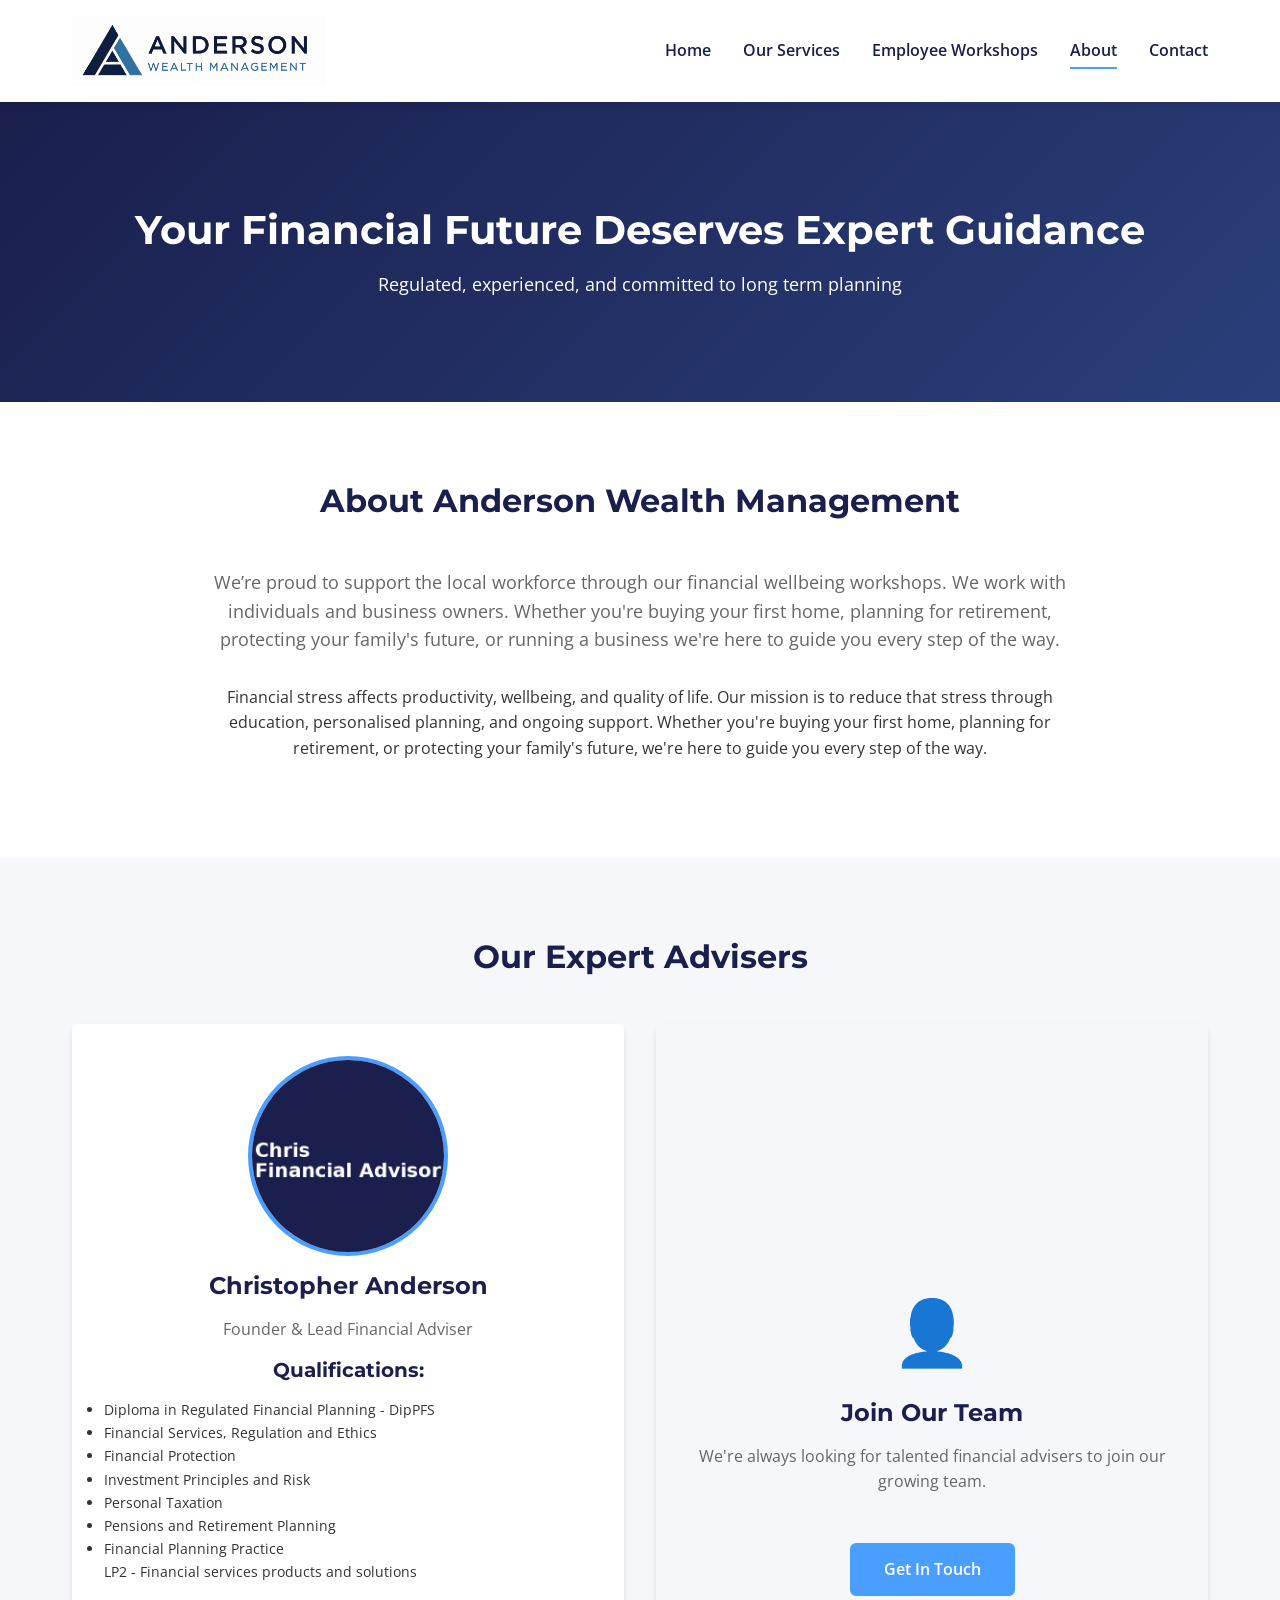
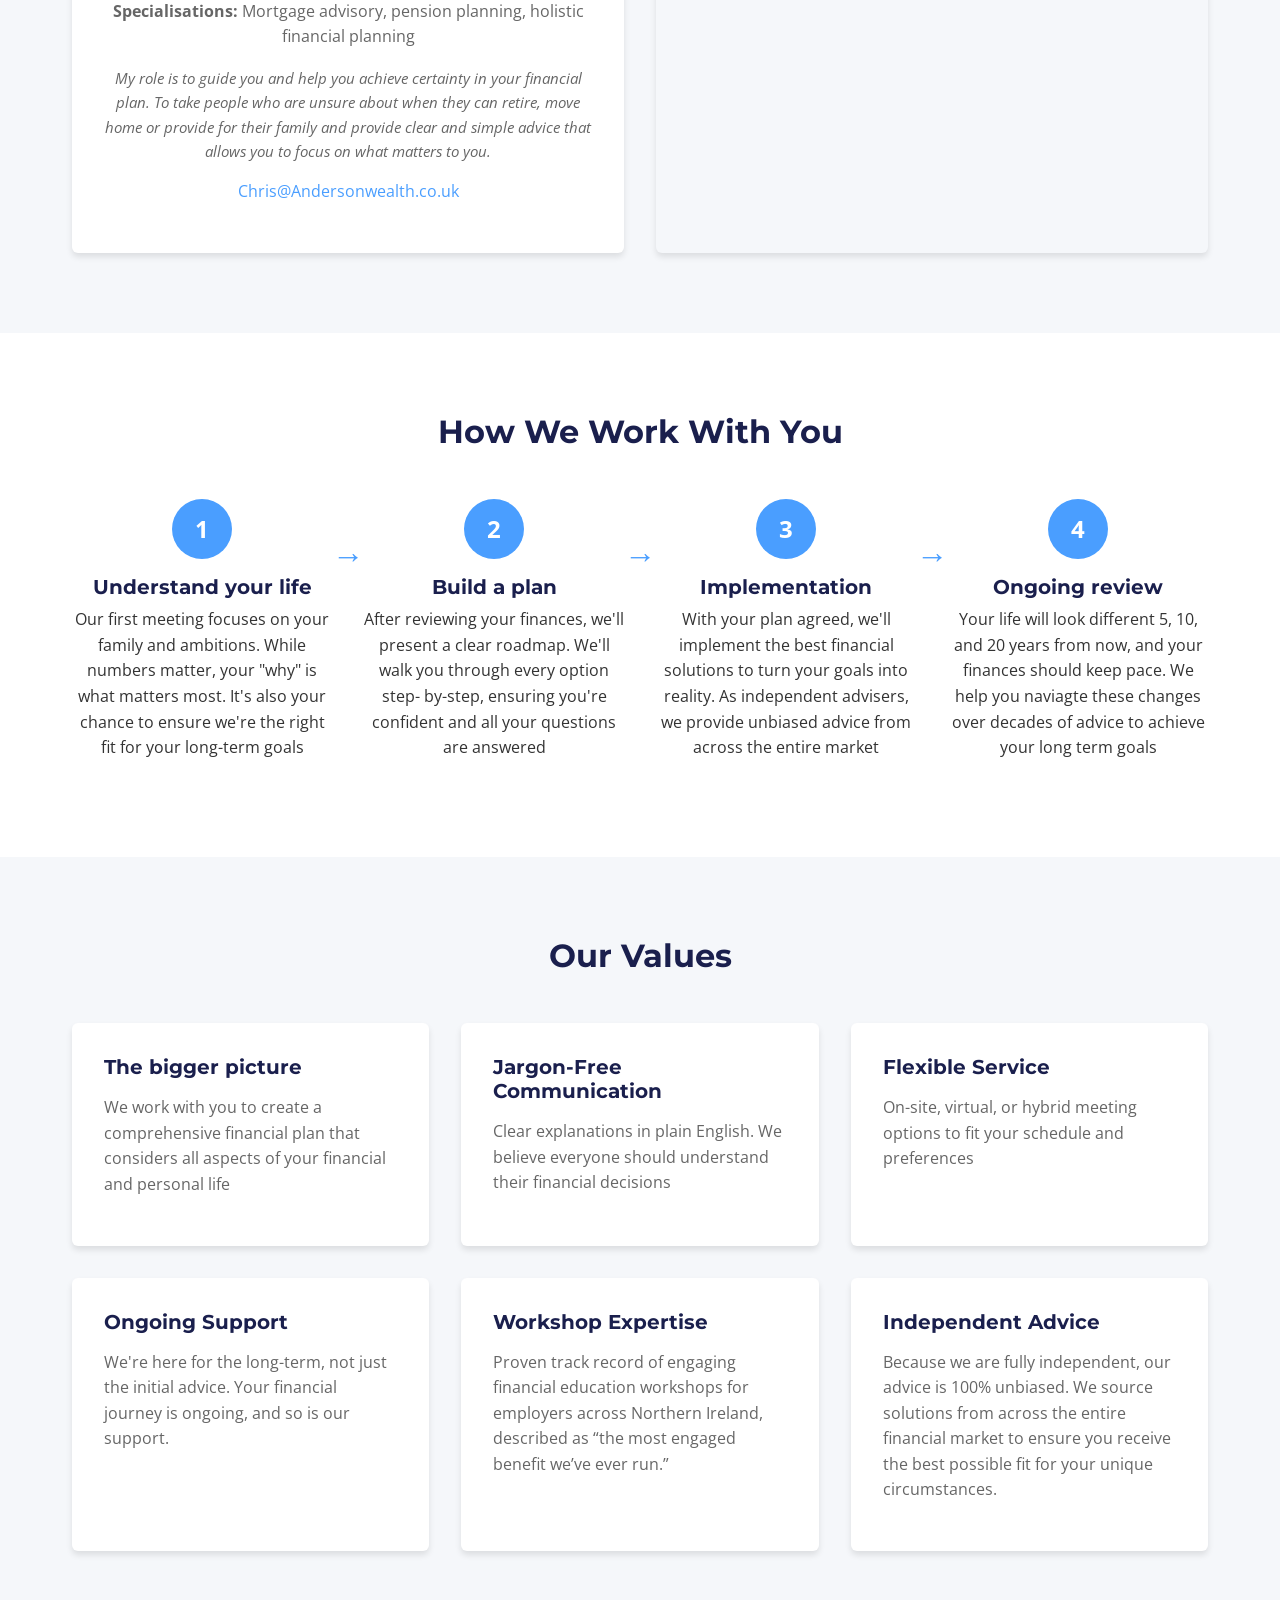
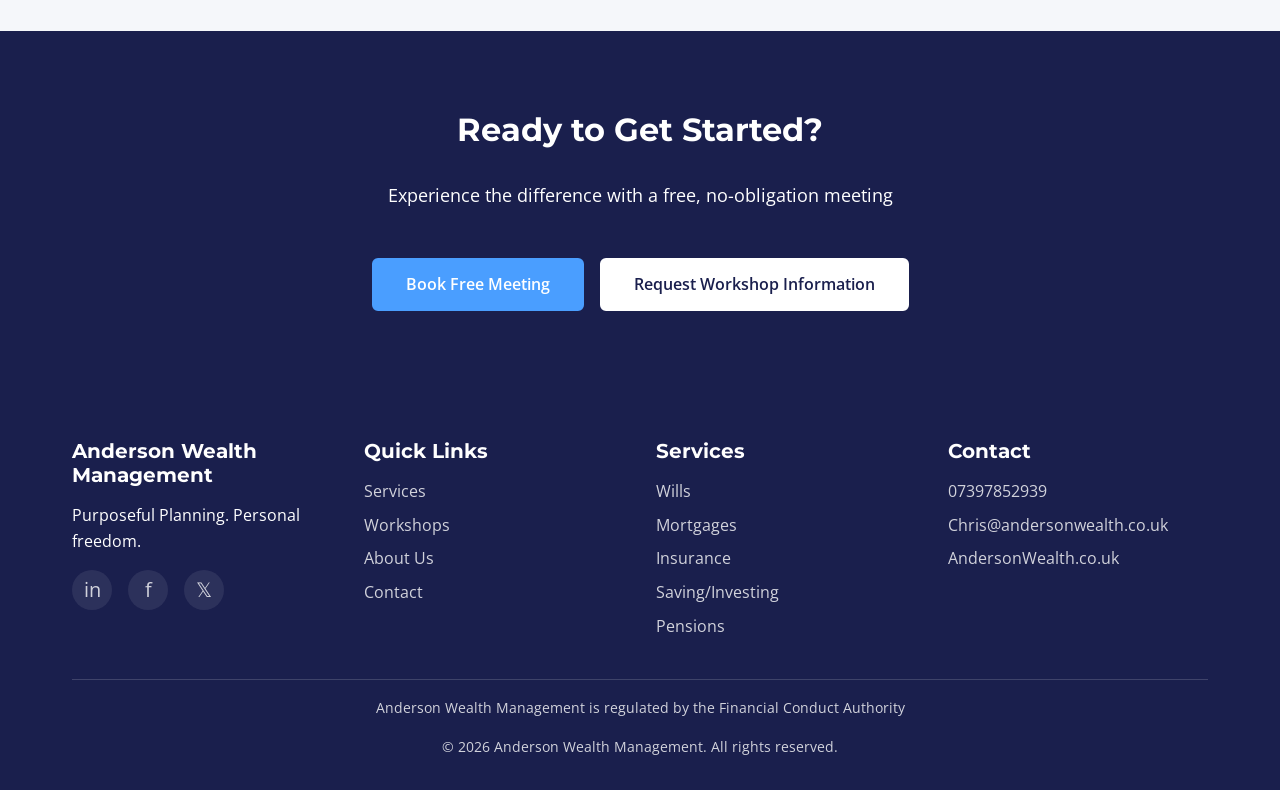
<file: about.html>
<!DOCTYPE html>
<html lang="en">
<head>
    <meta charset="UTF-8">
    <meta name="viewport" content="width=device-width, initial-scale=1.0">
    <meta name="description" content="About Anderson Wealth Management - FCA regulated financial advisors committed to reducing financial stress through expert guidance and education.">
    <title>About Us | Anderson Wealth Management</title>
    <link rel="stylesheet" href="css/styles.css">
    <link href="https://fonts.googleapis.com/css2?family=Montserrat:wght@700&family=Open+Sans:wght@400;600;700&display=swap" rel="stylesheet">
</head>
<body>
    <!-- Header & Navigation -->
    <header class="header">
        <div class="nav-container">
            <a href="index.html" class="logo">
                <img src="images/logo.png" alt="Anderson Wealth Management Logo">
                <span></span>
            </a>
            <nav>
                <div class="nav-toggle">
                    <span></span>
                    <span></span>
                    <span></span>
                </div>
                <ul class="nav-menu">
                    <li><a href="index.html">Home</a></li>
                    <li><a href="services.html">Our Services</a></li>
                    <li><a href="workshops.html">Employee Workshops</a></li>
                    <li><a href="about.html">About</a></li>
                    <li><a href="contact.html">Contact</a></li>
                </ul>
            </nav>
        </div>
    </header>

    <!-- Hero Section -->
    <section class="hero">
        <div class="container">
            <h1>Your Financial Future Deserves Expert Guidance</h1>
            <p>Regulated, experienced, and committed to long term planning</p>
        </div>
    </section>

    <!-- Our Story -->
    <section class="section">
        <div class="container">
            <div style="max-width: 900px; margin: 0 auto;">
                <h2 class="text-center mb-3">About Anderson Wealth Management</h2>
                <p style="font-size: 1.1rem; text-align: center; color: var(--medium-grey);">
                    We’re proud to support the local workforce through our financial wellbeing workshops.
 We work with individuals and business owners. Whether you're buying your first home, planning for retirement, protecting your family's future, or running a business we're here to guide you every step of the way.

                </p>
                <p style="text-align: center; margin-top: 2rem;">
                    Financial stress affects productivity, wellbeing, and quality of life. Our mission is to reduce that stress through education, personalised planning, and ongoing support. 
                    Whether you're buying your first home, planning for retirement, or protecting your family's future, we're here to guide you every step of the way.
                </p>
            </div>
        </div>
    </section>

    <!-- Meet the Team -->
    <section class="section section-light">
        <div class="container">
            <h2 class="text-center mb-3">Our Expert Advisers</h2>
            
            <div class="grid grid-2">
                <div class="team-card card">
                    <img src="images/team-chris.jpg" alt="Christopher Anderson - Financial Advisor" class="team-photo">
                    <h3 class="team-name">Christopher Anderson</h3>
                    <p class="team-title">Founder & Lead Financial Adviser</p>
                    
                    <h4>Qualifications:</h4>
                    <ul style="text-align: left; font-size: 0.9rem;">
                        <li>Diploma in Regulated Financial Planning - DipPFS</li>
                        <li>Financial Services, Regulation and Ethics</li>
                        <li>Financial Protection</li>
                        <li>Investment Principles and Risk</li>
                        <li>Personal Taxation</li>
                        <li>Pensions and Retirement Planning</li>
                        <li>Financial Planning Practice</li>
                        LP2 - Financial services products and solutions
                    </ul>
                    
                    <p class="team-bio" style="margin-top: 1rem;">
                        <strong>Specialisations:</strong> Mortgage advisory, pension planning, holistic financial planning
                    </p>
                    
                    <p style="font-style: italic; margin-top: 1rem; font-size: 0.95rem;">
                        My role is to guide you and help you achieve certainty in your financial plan. To take people who
                        are unsure about when they can retire, move home or provide for their family and provide clear
                        and simple advice that allows you to focus on what matters to you.
                    </p>
                    
                    <p style="margin-top: 1rem;">
                        <a href="mailto:Chris@Andersonwealth.co.uk">Chris@Andersonwealth.co.uk</a>
                    </p>
                </div>

                <!-- Placeholder for additional team members -->
                <div class="team-card card" style="display: flex; flex-direction: column; justify-content: center; align-items: center; min-height: 400px; background-color: var(--light-grey);">
                    <div style="font-size: 4rem; color: var(--light-blue); margin-bottom: 1rem;">👤</div>
                    <h3>Join Our Team</h3>
                    <p>We're always looking for talented financial advisers to join our growing team.</p>
                    <a href="contact.html" class="btn btn-primary mt-2">Get In Touch</a>
                </div>
                <!--
                <div class="team-card card" style="display: flex; flex-direction: column; justify-content: center; align-items: center; min-height: 400px; background-color: var(--light-grey);">
                    <div style="font-size: 4rem; color: var(--light-blue); margin-bottom: 1rem;">👤</div>
                    <h3>Growing Team</h3>
                    <p>As we expand our services, we'll be adding more expert advisors to better serve you.</p>
                </div>-->
            </div>
        </div>
    </section>

    <!-- Our Approach -->
    <section class="section">
        <div class="container">
            <h2 class="text-center mb-3">How We Work With You</h2>
            
            <div class="process-steps">
                <div class="step">
                    <div class="step-number">1</div>
                    <h4>Understand your life</h4>
                    <p>Our first meeting focuses on your family and ambitions. While numbers matter, your "why" is what matters most. It's also your chance to ensure we're the right fit for your long-term goals</p>
                </div>
                
                <div class="step">
                    <div class="step-number">2</div>
                    <h4>Build a plan</h4>
                    <p>After reviewing your finances, we'll present a clear roadmap. We'll walk you through every option step- by-step, ensuring you're confident and all your questions are answered</p>
                </div>
                
                <div class="step">
                    <div class="step-number">3</div>
                    <h4>Implementation</h4>
                    <p>With your plan agreed, we'll implement the best financial solutions to turn your goals into reality. As independent advisers, we provide unbiased advice from across the entire market</p>
                </div>
                
                <div class="step">
                    <div class="step-number">4</div>
                    <h4>Ongoing review</h4>
                    <p>Your life will look different 5, 10, and 20 years from now, and your finances should keep pace. We help you naviagte these changes over decades of advice to achieve your long term goals</p>
                </div>
            </div>
        </div>
    </section>
    <!--
     Credentials 
    <section class="section section-navy">
        <div class="container">
            <h2 class="text-center mb-3">Regulated & Qualified</h2>
            
            <div style="max-width: 800px; margin: 0 auto; text-align: center;">
                <p style="font-size: 1.1rem; margin-bottom: 2rem;">
                    Anderson Wealth Management is regulated by the Financial Conduct Authority (FCA), ensuring we meet the highest standards of professional conduct and client protection.
                </p>
                
                <div class="grid grid-2" style="margin-top: 2rem;">
                    <div>
                        <h3>Our Commitment:</h3>
                        <ul style="text-align: left; list-style: none; padding-left: 0;">
                            <li>✓ Independent, unbiased advice</li>
                            <li>✓ Transparent fee structures</li>
                            <li>✓ Continuing professional development</li>
                            <li>✓ Client confidentiality</li>
                            <li>✓ Ethical business practices</li>
                        </ul>
                    </div>
                    
                    <div>
                        <div style="background-color: rgba(255,255,255,0.1); padding: 2rem; border-radius: 6px;">
                            <h4 style="color: white;">Regulatory Statement</h4>
                            <p>Anderson Wealth Management is authorised and regulated by the Financial Conduct Authority.</p>
                            <p style="font-size: 0.9rem; margin-top: 1rem;">
                                FCA Number: [To be inserted]
                            </p>
                        </div>
                    </div>
                </div>
            </div>
        </div>
    </section>

     Values 
    <section class="section">
        <div class="container">
            <h2 class="text-center mb-3">Our Values</h2>
            
            <div class="grid grid-3">
                <div class="card">
                    <div class="card-icon">🤝</div>
                    <h3>Integrity</h3>
                    <p>We provide honest, transparent advice—even when it's not the most profitable for us. Your trust is our most valuable asset.</p>
                </div>
                
                <div class="card">
                    <div class="card-icon">📚</div>
                    <h3>Education</h3>
                    <p>We believe informed clients make better decisions. We take time to explain options clearly without jargon.</p>
                </div>
                
                <div class="card">
                    <div class="card-icon">🌟</div>
                    <h3>Accessibility</h3>
                    <p>Financial planning shouldn't be exclusive. We work with clients at all income levels and life stages.</p>
                </div>
            </div>
        </div>
    </section>
-->
    <!-- Why Choose CNA -->
    <section class="section section-light">
        <div class="container">
            <h2 class="text-center mb-3">Our Values</h2>
            
            <div class="grid grid-3">
                <div class="card">
                    <h4>The bigger picture</h4>
                    <p>We work with you to create a comprehensive financial plan that considers all aspects of your financial and personal life</p>
                </div>
                
                <div class="card">
                    <h4>Jargon-Free Communication</h4>
                    <p>Clear explanations in plain English. We believe everyone should understand their financial decisions</p>
                </div>
                
                <div class="card">
                    <h4>Flexible Service</h4>
                    <p>On-site, virtual, or hybrid meeting options to fit your schedule and preferences</p>
                </div>
                
                <div class="card">
                    <h4>Ongoing Support</h4>
                    <p>We're here for the long-term, not just the initial advice. Your financial journey is ongoing, and so is our support.</p>
                </div>
                
                <div class="card">
                    <h4>Workshop Expertise</h4>
                    <p>Proven track record of engaging financial education workshops for employers across Northern Ireland, described as “the most engaged benefit we’ve ever run.”</p>
                </div>
                
                <div class="card">
                    <h4>Independent Advice</h4>
                    <p>Because we are fully independent, our advice is 100% unbiased. We source solutions from 
                    across the entire financial market to ensure you receive the best possible fit for your unique circumstances.</p>
                </div>
            </div>
        </div>
    </section>

    <!-- CTA -->
    <section class="section section-navy">
        <div class="container text-center">
            <h2 class="mb-2">Ready to Get Started?</h2>
            <p class="mb-3" style="font-size: 1.1rem;">Experience the difference with a free, no-obligation meeting</p>
            <div class="hero-buttons">
                <a href="contact.html" class="btn btn-primary">Book Free Meeting</a>
                <a href="workshops.html" class="btn btn-white">Request Workshop Information</a>
            </div>
        </div>
    </section>

    <!-- Footer -->
    <footer class="footer">
        <div class="container">
            <div class="footer-content">
                <div>
                    <h4>Anderson Wealth Management</h4>
                    <p>Purposeful Planning. Personal freedom.</p>
                    <div class="social-links">
                        <a href="#" aria-label="LinkedIn">in</a>
                        <a href="#" aria-label="Facebook">f</a>
                        <a href="#" aria-label="Twitter">𝕏</a>
                    </div>
                </div>
                <div>
                    <h4>Quick Links</h4>
                    <ul>
                        <li><a href="services.html">Services</a></li>
                        <li><a href="workshops.html">Workshops</a></li>
                        <li><a href="about.html">About Us</a></li>
                        <li><a href="contact.html">Contact</a></li>
                    </ul>
                </div>
                <div>
                    <h4>Services</h4>
                    <ul>
                        <li><a href="services.html#wills">Wills</a></li>
                        <li><a href="services.html#mortgages">Mortgages</a></li>
                        <li><a href="services.html#insurance">Insurance</a></li>
                        <li><a href="services.html#investing">Saving/Investing</a></li>
                        <li><a href="services.html#pensions">Pensions</a></li>
                    </ul>
                </div>
                <div>
                    <h4>Contact</h4>
                    <ul>
                        <li><a href="tel:07397852939">07397852939</a></li>
                        <li><a href="mailto:Chris@andersonwealth.co.uk">Chris@andersonwealth.co.uk</a></li>
                        <li><a href="https://AndersonWealth.co.uk">AndersonWealth.co.uk</a></li>
                    </ul>
                </div>
            </div>
            <div class="footer-bottom">
                <p>Anderson Wealth Management is regulated by the Financial Conduct Authority</p>
                <p>&copy; 2026 Anderson Wealth Management. All rights reserved.</p>
            </div>
        </div>
    </footer>

    <script src="js/script.js"></script>
</body>
</html>
</file>
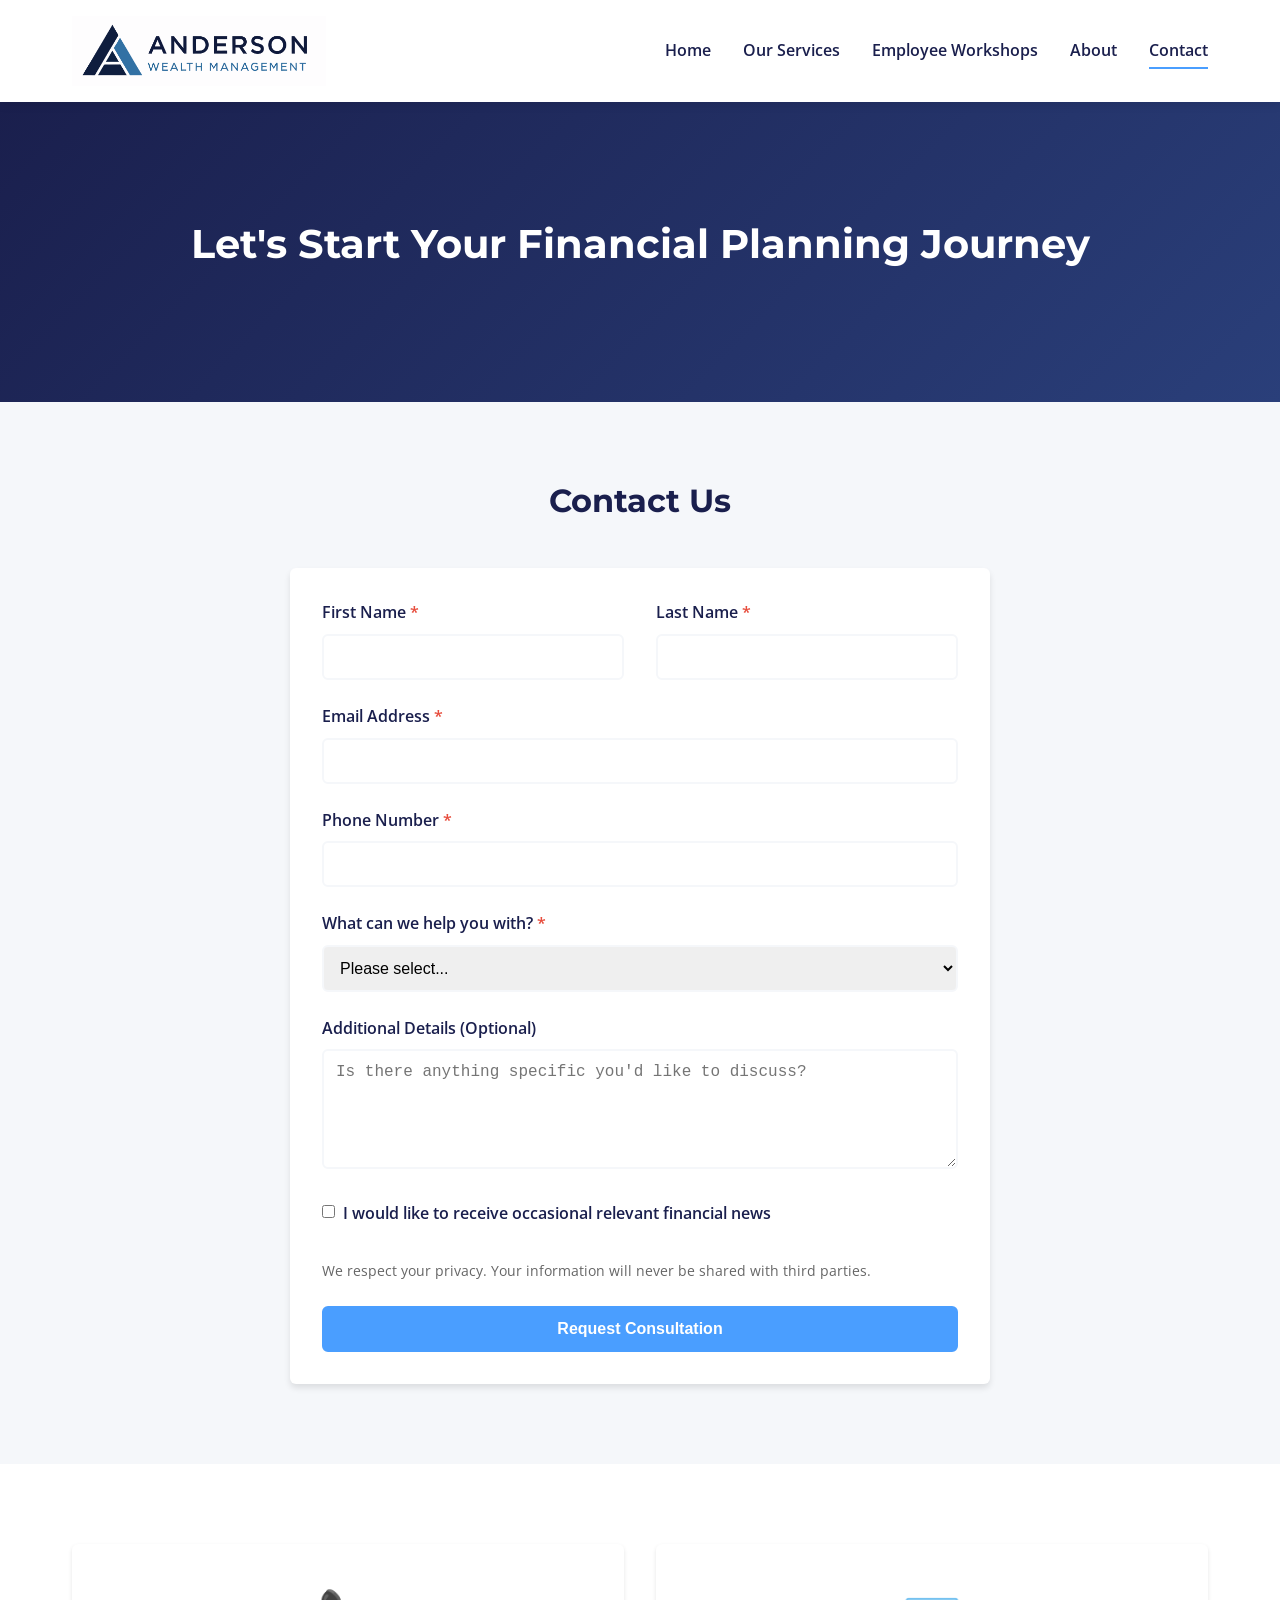
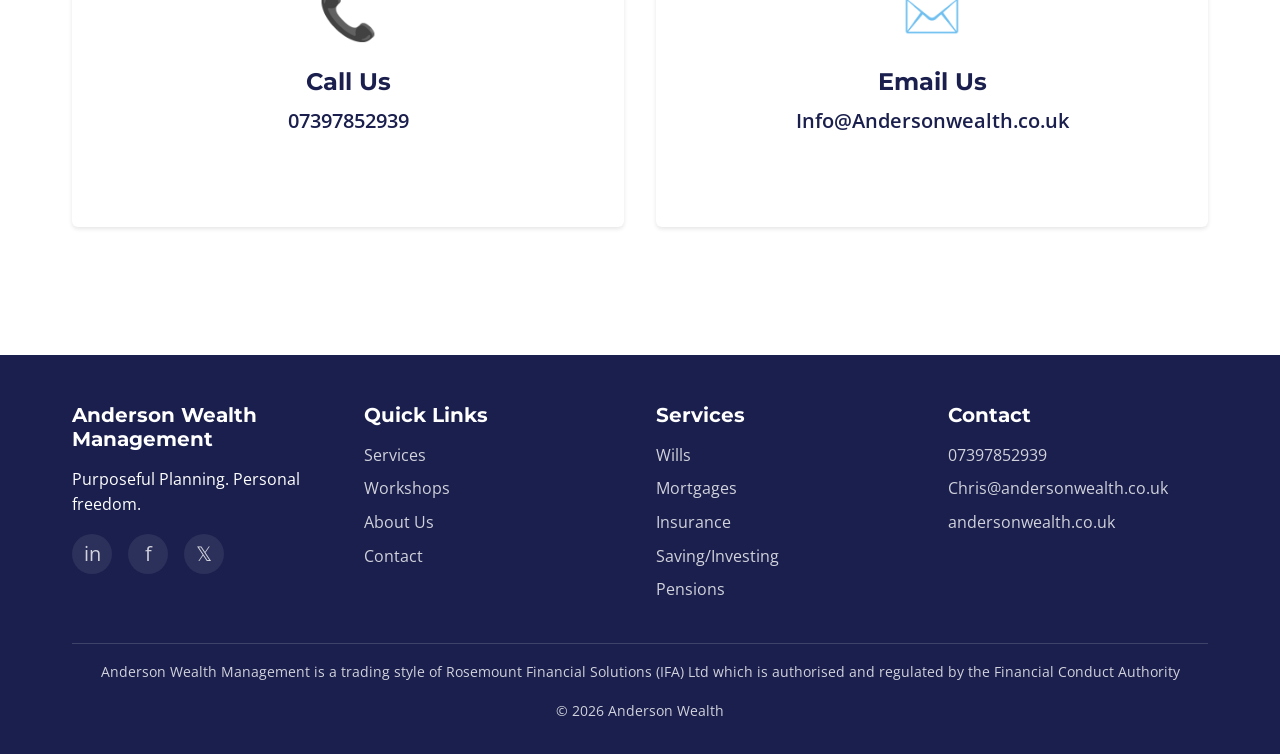
<file: contact.html>
<!DOCTYPE html>
<html lang="en">
<head>
    <meta charset="UTF-8">
    <meta name="viewport" content="width=device-width, initial-scale=1.0">
    <meta name="description" content="Contact Anderson Wealth Management for free financial consultations. Call 07397852939 or email Chris@Andersonwealth.co.uk. Book your appointment today.">
    <title>Contact Us | Anderson Wealth Management</title>
    <link rel="stylesheet" href="css/styles.css">
    <link href="https://fonts.googleapis.com/css2?family=Montserrat:wght@700&family=Open+Sans:wght@400;600;700&display=swap" rel="stylesheet">
</head>
<body>
    <!-- Header & Navigation -->
    <header class="header">
        <div class="nav-container">
            <a href="index.html" class="logo">
                <img src="images/logo.png" alt="Anderson Wealth Management Logo">
                <span> </span>
            </a>
            <nav>
                <div class="nav-toggle">
                    <span></span>
                    <span></span>
                    <span></span>
                </div>
                <ul class="nav-menu">
                    <li><a href="index.html">Home</a></li>
                    <li><a href="services.html">Our Services</a></li>
                    <li><a href="workshops.html">Employee Workshops</a></li>
                    <li><a href="about.html">About</a></li>
                    <li><a href="contact.html">Contact</a></li>
                </ul>
            </nav>
        </div>
    </header>

    <!-- Hero Section -->
    <section class="hero">
        <div class="container">
            <h1>Let's Start Your Financial Planning Journey</h1>
            
        </div>
    </section>



    <!-- Primary Contact Form -->
    <section class="section section-light">
        <div class="container">
            <div style="max-width: 700px; margin: 0 auto;">
                <h2 class="text-center mb-3">Contact Us</h2>
                
                <div class="card">
                    <form id="consultation-form">
                        <div class="grid grid-2">
                            <div class="form-group">
                                <label for="first-name">First Name <span class="required">*</span></label>
                                <input type="text" id="first-name" class="form-control" required>
                            </div>
                            
                            <div class="form-group">
                                <label for="last-name">Last Name <span class="required">*</span></label>
                                <input type="text" id="last-name" class="form-control" required>
                            </div>
                        </div>
                        
                        <div class="form-group">
                            <label for="email">Email Address <span class="required">*</span></label>
                            <input type="email" id="email" class="form-control" required>
                        </div>
                        
                        <div class="form-group">
                            <label for="phone">Phone Number <span class="required">*</span></label>
                            <input type="tel" id="phone" class="form-control" required>
                        </div>
                        
                        <div class="form-group">
                            <label for="service">What can we help you with? <span class="required">*</span></label>
                            <select id="service" class="form-control" required>
                                <option value="">Please select...</option>
                                <option value="mortgage">Mortgage & Insurance Advice</option>
                                <option value="pension">Pension & Retirement Planning</option>
                                <option value="insurance">Private Medical Insurance</option>
                                <option value="investing">Employee Benefits</option>
                                <option value="will">Will Writing</option>
                                <option value="comprehensive">Comprehensive Financial Review</option>
                                <option value="workshop">Workshop Request</option>
                                <option value="other">Other</option>
                            </select>
                        </div>
                        
                        <div class="form-group">
                            <label for="details">Additional Details (Optional)</label>
                            <textarea id="details" class="form-control" placeholder="Is there anything specific you'd like to discuss?"></textarea>
                        </div>
                        <!--
                        <div class="form-group">
                            <label>Preferred Contact Method <span class="required">*</span></label>
                            <div style="display: flex; gap: 2rem; flex-wrap: wrap;">
                                <div class="checkbox-group">
                                    <input type="radio" id="contact-phone" name="contact-method" value="phone" required>
                                    <label for="contact-phone">Phone</label>
                                </div>
                                <div class="checkbox-group">
                                    <input type="radio" id="contact-email" name="contact-method" value="email">
                                    <label for="contact-email">Email</label>
                                </div>
                                <div class="checkbox-group">
                                    <input type="radio" id="contact-either" name="contact-method" value="either">
                                    <label for="contact-either">Either</label>
                                </div>
                            </div>
                        </div>
                    -->
                        <!--<div class="form-group">
                            <label>Preferred Consultation Format <span class="required">*</span></label>
                            <div style="display: flex; gap: 2rem; flex-wrap: wrap;">
                                <div class="checkbox-group">
                                    <input type="radio" id="format-person" name="format" value="in-person" required>
                                    <label for="format-person">In-person</label>
                                </div>
                                <div class="checkbox-group">
                                    <input type="radio" id="format-virtual" name="format" value="virtual">
                                    <label for="format-virtual">Virtual (Video)</label>
                                </div>
                                <div class="checkbox-group">
                                    <input type="radio" id="format-phone" name="format" value="phone">
                                    <label for="format-phone">Phone</label>
                                </div>
                                <div class="checkbox-group">
                                    <input type="radio" id="format-no-pref" name="format" value="no-preference">
                                    <label for="format-no-pref">No preference</label>
                                </div>
                            </div>
                        </div>
                    -->
                        <!--<div class="form-group">
                            <div class="checkbox-group">
                                <input type="checkbox" id="consent" name="consent" required>
                                <label for="consent">I agree to be contacted by Anderson Wealth Management regarding my enquiry <span class="required">*</span></label>
                            </div>
                        </div>
                    -->
                        <div class="form-group">
                            <div class="checkbox-group">
                                <input type="checkbox" id="newsletter" name="newsletter">
                                <label for="newsletter">I would like to receive occasional relevant financial news</label>
                            </div>
                        </div>
                        
                        <p style="font-size: 0.9rem; color: var(--medium-grey); margin-bottom: 1.5rem;">
                            We respect your privacy. Your information will never be shared with third parties.
                        </p>
                        
                        <button type="submit" class="btn btn-primary" style="width: 100%;">Request Consultation</button>
                    </form>
                </div>
            </div>
        </div>
    </section>

        <!-- Contact Methods -->
    <section class="section">
        <div class="container">
            <div class="contact-methods">
                <div class="contact-card">
                    <div class="contact-icon">📞</div>
                    <h3>Call Us</h3>
                    <a href="tel:07397852939">07397852939</a>
                    <p style="margin-top: 1rem; color: var(--medium-grey);">
                            <br>
                        
                    </p>
                </div>
                
                <div class="contact-card">
                    <div class="contact-icon">✉️</div>
                    <h3>Email Us</h3>
                    <a href="mailto:info@Andersonwealth.co.uk">Info@Andersonwealth.co.uk</a>
                    <p style="margin-top: 1rem; color: var(--medium-grey);">
                        <br>
                        
                    </p>
                </div>
                <!--
                <div class="contact-card">
                    <div class="contact-icon">🌐</div>
                    <h3>Website</h3>
                    <a href="https://Andersonwealth.co.uk">Andersonwealth.co.uk</a>
                    <p style="margin-top: 1rem; color: var(--medium-grey);">
                        Book consultations<br>
                        and request workshops
                    </p>
                </div>-->
            </div>
        </div>
    </section>
   
    <!-- Office Hours -->
       <!--<section class="section section-light">
        <div class="container">
            <h2 class="text-center mb-3">When We're Available</h2>
            
            <div style="max-width: 600px; margin: 0 auto; text-align: center;">
                <div class="card">
                    <h3>Office Hours</h3>
                    <p style="font-size: 1.1rem; margin: 1.5rem 0;">
                        <strong>Monday - Friday:</strong> 9:00 AM - 6:00 PM<br>
                        <strong>Saturday:</strong> By appointment only<br>
                        <strong>Sunday:</strong> Closed
                    </p>
                    <p style="color: var(--medium-grey);">
                        For urgent matters outside office hours, email <a href="mailto:Chris@Andersonwealth.co.uk">Chris@Andersonwealth.co.uk</a> and we'll respond as soon as possible.
                    </p>
                </div>
            </div>
        </div>
    </section>-->

    <!-- Trust Signals -->
        <!--
    <section class="section section-navy">
        <div class="container">
            <h2 class="text-center mb-3">Your Security is Our Priority</h2>
            
            <div class="grid grid-4">
                <div style="text-align: center;">
                    <div style="font-size: 3rem; margin-bottom: 1rem;">🛡️</div>
                    <h4>FCA Regulated</h4>
                    <p>Authorised and regulated by the Financial Conduct Authority</p>
                </div>
                
                <div style="text-align: center;">
                    <div style="font-size: 3rem; margin-bottom: 1rem;">🔒</div>
                    <h4>Data Protection</h4>
                    <p>Compliant with UK GDPR regulations</p>
                </div>
                
                <div style="text-align: center;">
                    <div style="font-size: 3rem; margin-bottom: 1rem;">📋</div>
                    <h4>Professional Indemnity</h4>
                    <p>Fully insured for your peace of mind</p>
                </div>
                
                <div style="text-align: center;">
                    <div style="font-size: 3rem; margin-bottom: 1rem;">🔐</div>
                    <h4>Secure Communication</h4>
                    <p>All consultations are confidential</p>
                </div>
            </div>
            
            <p class="text-center mt-3">
                All consultations are confidential. We adhere to strict data protection regulations and professional standards.
            </p>
        </div>
    </section>-->

    <!-- Final CTA -->
        <!--
    <section class="section section-light">
        <div class="container text-center">
            <h2 class="mb-2">Take the First Step Today</h2>
            <p class="mb-3" style="font-size: 1.1rem;">Join hundreds of clients who've achieved financial peace of mind with Anderson Wealth Management</p>
            <div class="hero-buttons">
                <a href="#consultation-form" class="btn btn-primary">Book Free Consultation</a>
                <a href="tel:07397852939" class="btn btn-secondary">Call 07397852939</a>
            </div>
        </div>
    </section>-->

    <!-- Footer -->
    <footer class="footer">
        <div class="container">
            <div class="footer-content">
                <div>
                    <h4>Anderson Wealth Management</h4>
                    <p>Purposeful Planning. Personal freedom.</p>
                    <div class="social-links">
                        <a href="#" aria-label="LinkedIn">in</a>
                        <a href="#" aria-label="Facebook">f</a>
                        <a href="#" aria-label="Twitter">𝕏</a>
                    </div>
                </div>
                <div>
                    <h4>Quick Links</h4>
                    <ul>
                        <li><a href="services.html">Services</a></li>
                        <li><a href="workshops.html">Workshops</a></li>
                        <li><a href="about.html">About Us</a></li>
                        <li><a href="contact.html">Contact</a></li>
                    </ul>
                </div>
                <div>
                    <h4>Services</h4>
                    <ul>
                        <li><a href="services.html#wills">Wills</a></li>
                        <li><a href="services.html#mortgages">Mortgages</a></li>
                        <li><a href="services.html#insurance">Insurance</a></li>
                        <li><a href="services.html#investing">Saving/Investing</a></li>
                        <li><a href="services.html#pensions">Pensions</a></li>
                    </ul>
                </div>
                <div>
                    <h4>Contact</h4>
                    <ul>
                        <li><a href="tel:07397852939">07397852939</a></li>
                        <li><a href="mailto:Chris@andersonwealth.co.uk">Chris@andersonwealth.co.uk</a></li>
                        <li><a href="https://AndersonWealth.co.uk">andersonwealth.co.uk</a></li>
                    </ul>
                </div>
            </div>
            <div class="footer-bottom">
                <p> Anderson Wealth Management is a trading style of Rosemount Financial Solutions (IFA) Ltd which is authorised and regulated by the Financial Conduct Authority</p>
                <p>&copy; 2026 Anderson Wealth</p>
            </div>
        </div>
    </footer>

    <script src="js/script.js"></script>
</body>
</html>
</file>
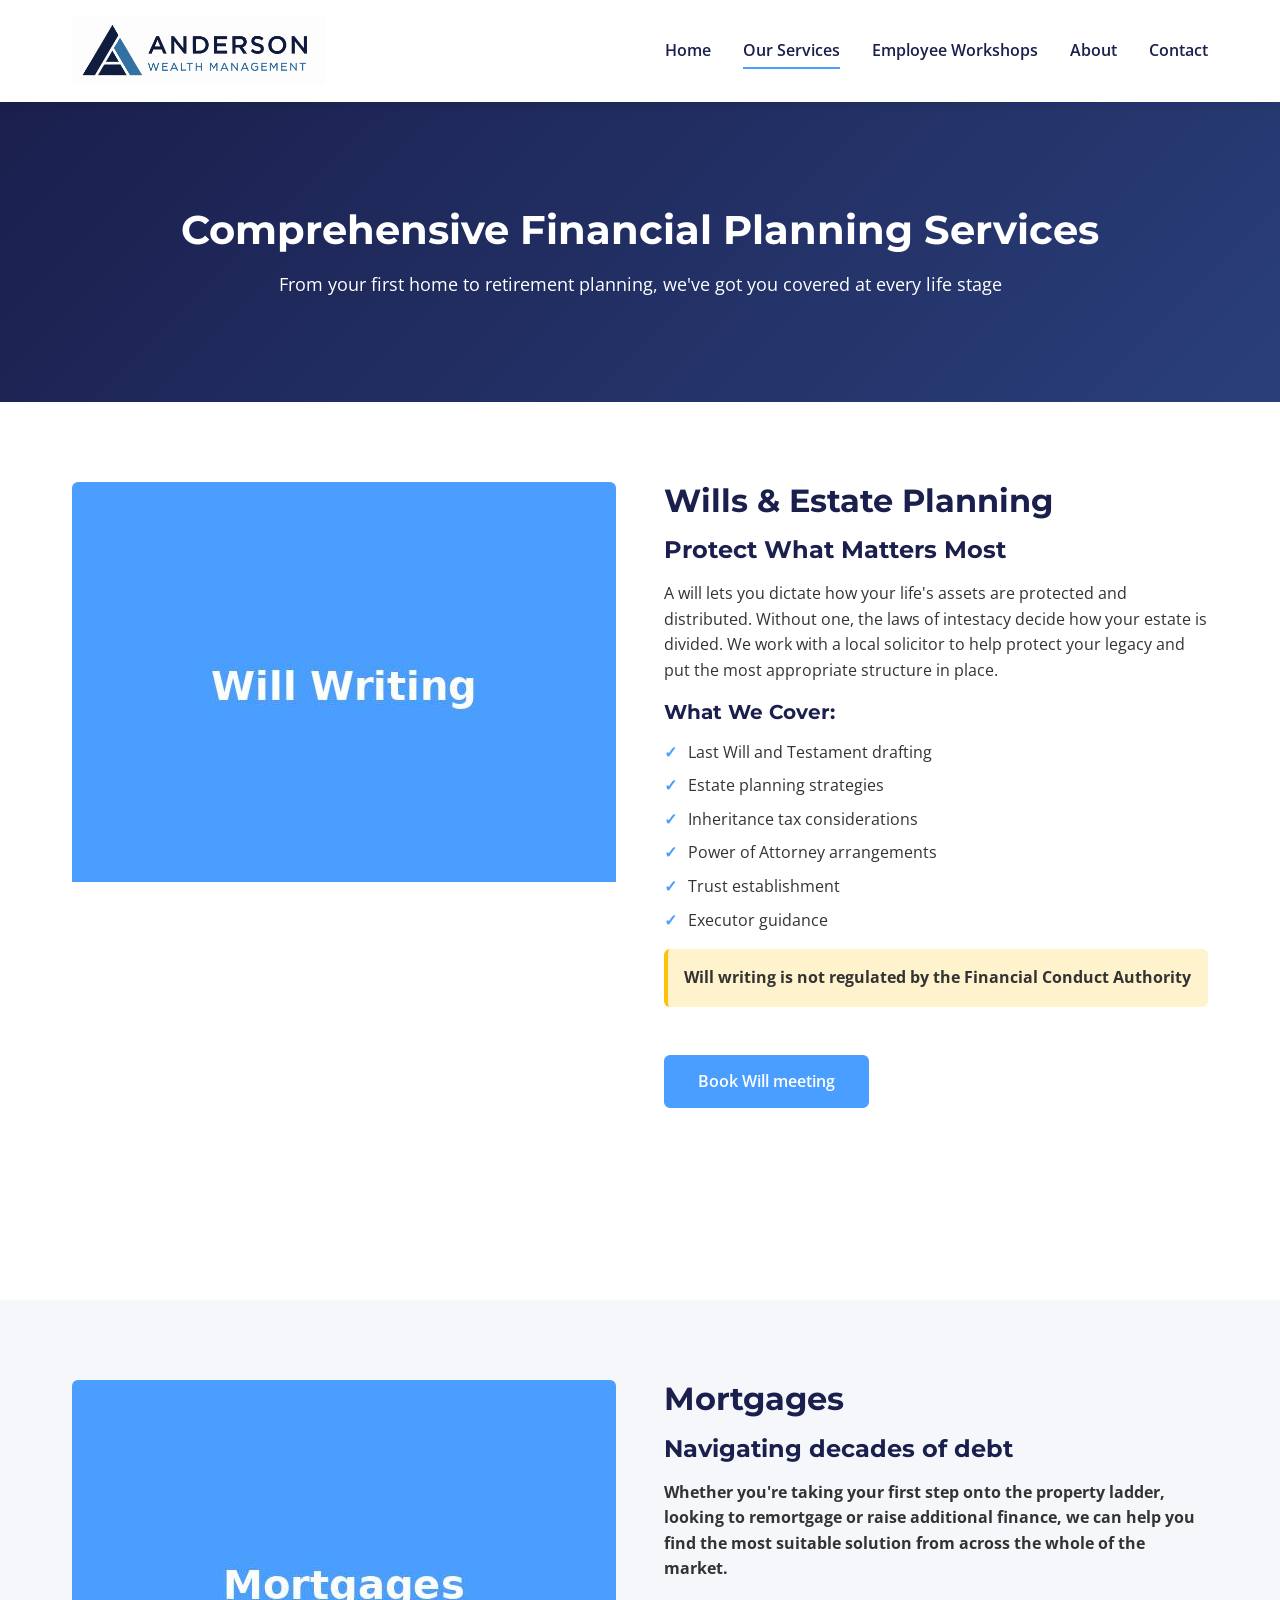
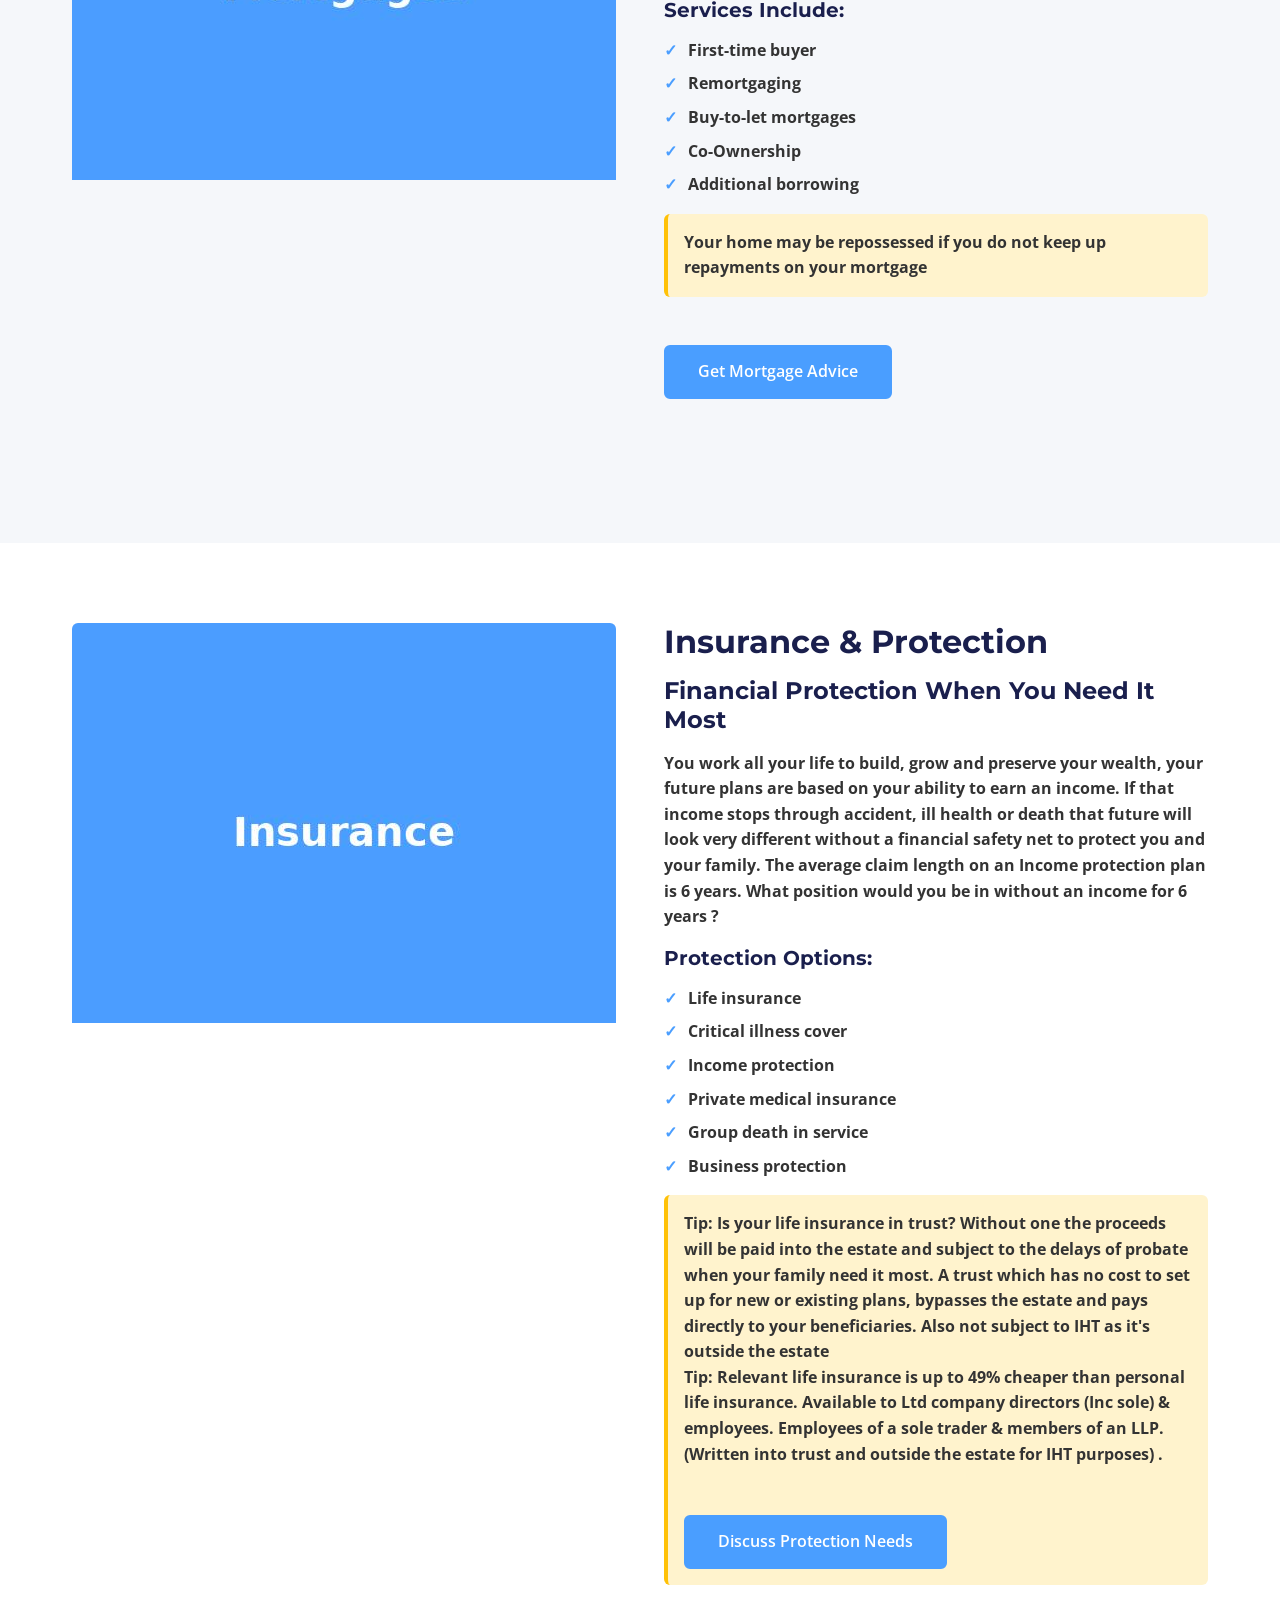
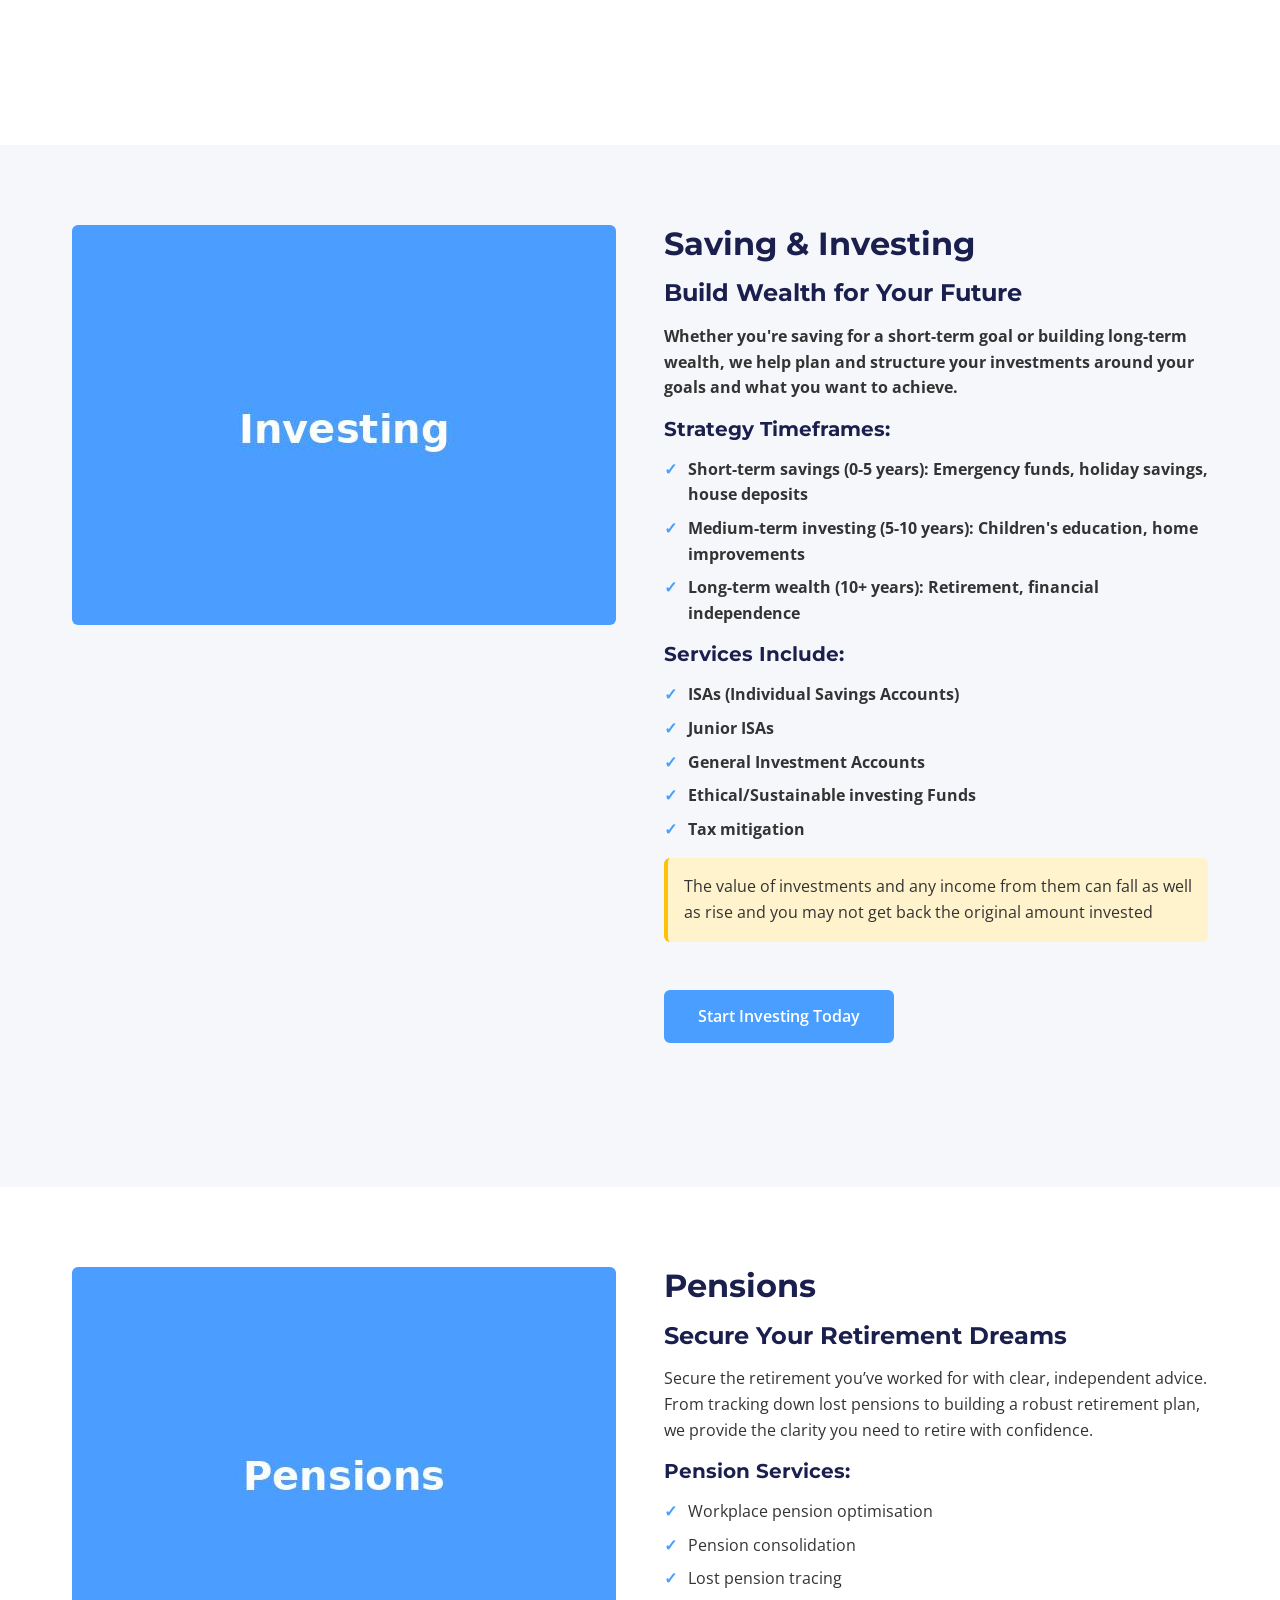
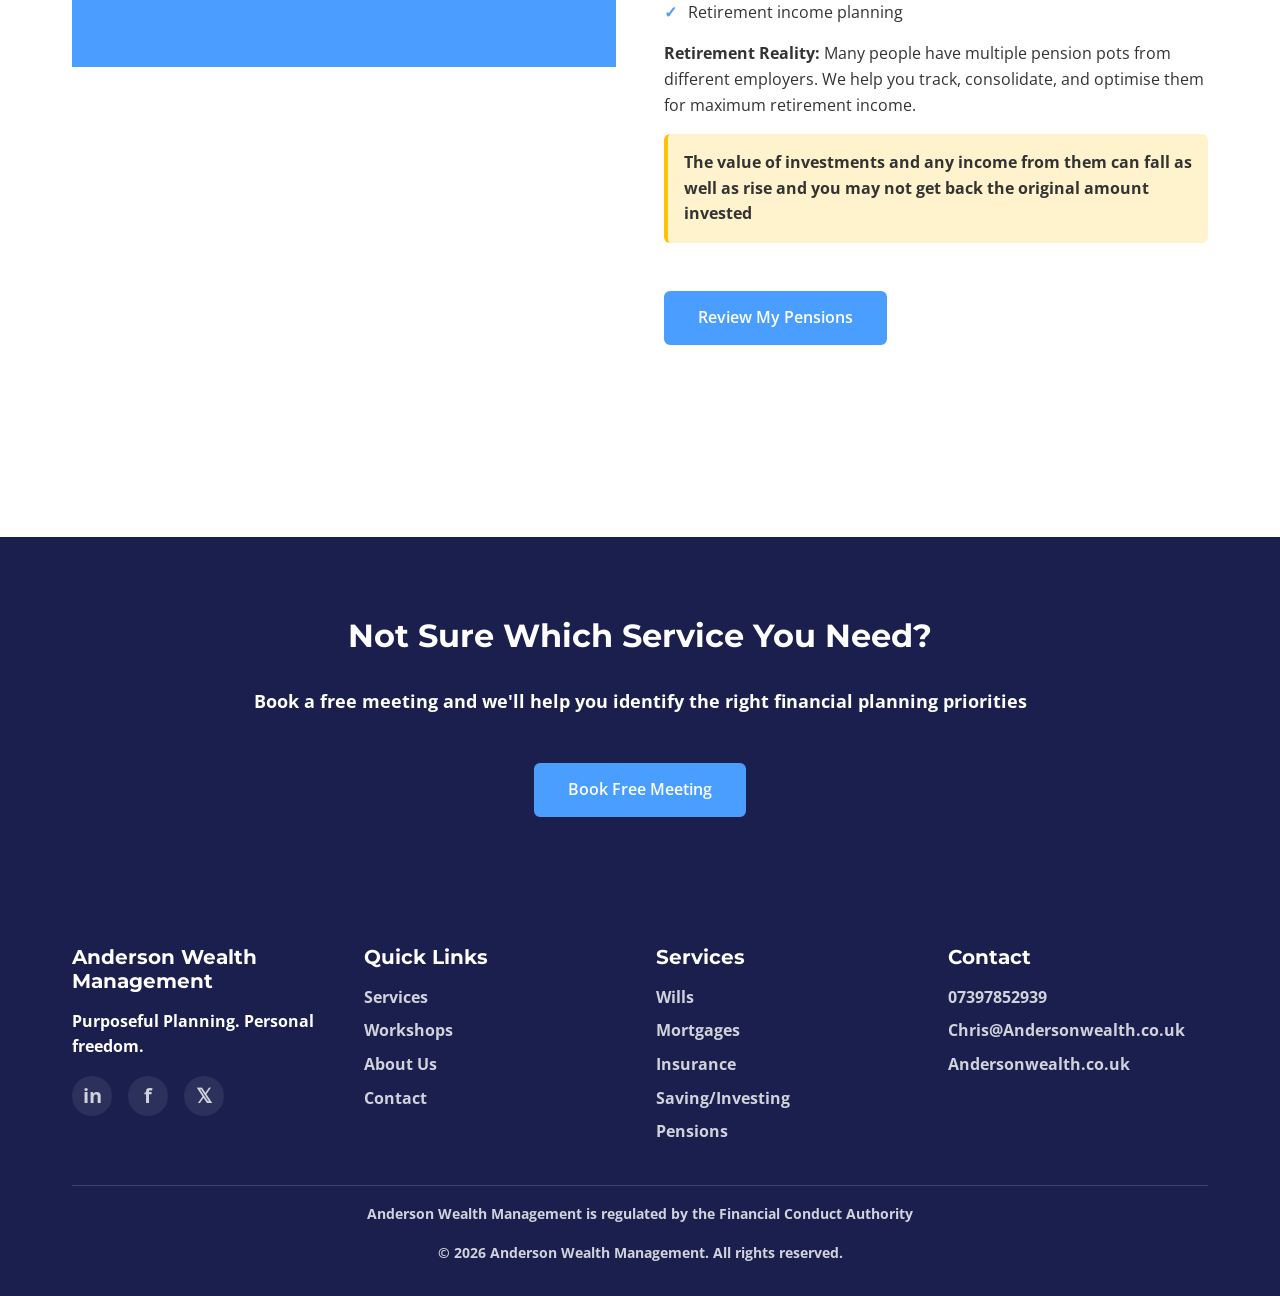
<file: services.html>
<!DOCTYPE html>
<html lang="en">
<head>
    <meta charset="UTF-8">
    <meta name="viewport" content="width=device-width, initial-scale=1.0">
    <meta name="description" content="Comprehensive financial services including wills, mortgages, insurance, investments, and pensions. Expert FCA-regulated advice tailored to your needs.">
    <title>Our Services | Anderson Wealth Management</title>
    <link rel="stylesheet" href="css/styles.css?v=2">
    <link href="https://fonts.googleapis.com/css2?family=Montserrat:wght@700&family=Open+Sans:wght@400;600;700&display=swap" rel="stylesheet">
</head>
<body>
    <!-- Header & Navigation -->
    <header class="header">
        <div class="nav-container">
            <a href="index.html" class="logo">
                <img src="images/logo.png" alt="Anderson Wealth Management Logo">
                <span></span>
            </a>
            <nav>
                <div class="nav-toggle">
                    <span></span>
                    <span></span>
                    <span></span>
                </div>
                <ul class="nav-menu">
                    <li><a href="index.html">Home</a></li>
                    <li><a href="services.html">Our Services</a></li>
                    <li><a href="workshops.html">Employee Workshops</a></li>
                    <li><a href="about.html">About</a></li>
                    <li><a href="contact.html">Contact</a></li>
                </ul>
            </nav>
        </div>
    </header>

    <!-- Hero Section -->
    <section class="hero">
        <div class="container">
            <h1>Comprehensive Financial Planning Services</h1>
            <p>From your first home to retirement planning, we've got you covered at every life stage</p>
        </div>
    </section>

    <!-- Wills & Estate Planning -->
    <section id="wills" class="section">
        <div class="container">
            <div class="service-detail">
                <div class="service-image">
                    <img src="images/service-wills.jpg" alt="Will Writing and Estate Planning">
                </div>
                <div class="service-content">
                    <h2>Wills & Estate Planning</h2>
                    <h3>Protect What Matters Most</h3>
                    <p>A will lets you dictate how your life's assets are protected and distributed. Without one, the laws of intestacy decide how your estate is divided.
                        We work with a local solicitor to help protect your legacy and put the most
                        appropriate structure in place.</p>
                    
                    <h4>What We Cover:</h4>
                    <ul>
                        <li>Last Will and Testament drafting</li>
                        <li>Estate planning strategies</li>
                        <li>Inheritance tax considerations</li>
                        <li>Power of Attorney arrangements</li>
                        <li>Trust establishment</li>
                        <li>Executor guidance</li>
                    </ul>
                    
                    <div class="warning-box">
                        <strong> Will writing is not regulated by the Financial Conduct Authority
                    </div>
                    
                    <a href="contact.html" class="btn btn-primary mt-2">Book Will meeting</a>
                </div>
            </div>
        </div>
    </section>

    <!-- Mortgages -->
    <section id="mortgages" class="section section-light">
        <div class="container">
            <div class="service-detail">
                <div class="service-image">
                    <img src="images/service-mortgages.jpg" alt="Mortgage Advice">
                </div>
                <div class="service-content">
                    <h2>Mortgages</h2>
                    <h3>Navigating decades of debt</h3>
                    <p>Whether you're taking your first step onto the property ladder, looking to remortgage or raise additional
                        finance, we can help you find the most suitable solution from across the whole of the
                        market.</p>
                    
                    <h4>Services Include:</h4>
                    <ul>
                        <li>First-time buyer </li>
                        <li>Remortgaging </li>
                        <li>Buy-to-let mortgages</li>
                        <li>Co-Ownership</li>
                        <li>Additional borrowing</li>
                        
                    </ul>
                    
                    <div class="warning-box">
                        <strong>Your home may be repossessed if you do not keep up repayments on your mortgage</strong>
                    </div>
                    
                    <a href="contact.html" class="btn btn-primary mt-2">Get Mortgage Advice</a>
                </div>
            </div>
        </div>
    </section>

    <!-- Insurance -->
    <section id="insurance" class="section">
        <div class="container">
            <div class="service-detail">
                <div class="service-image">
                    <img src="images/service-insurance.jpg" alt="Insurance and Protection">
                </div>
                <div class="service-content">
                    <h2>Insurance & Protection</h2>
                    <h3>Financial Protection When You Need It Most</h3>
                    <p>You work all your life to build, grow and preserve your wealth, your future plans are based on your ability
to earn an income. If that income stops through accident, ill health or death that future will look very
different without a financial safety net to protect you and your family.
The average claim length on an Income protection plan is 6 years. What position would you be in without

an income for 6 years ?</p>
                    
                    <h4>Protection Options:</h4>
                    <ul>
                        <li>Life insurance</li>
                        <li>Critical illness cover</li>
                        <li>Income protection</li>
                        <li>Private medical insurance</li>
                        <li>Group death in service</li>
                        <li>Business protection</li>
                    </ul>
                    <div class="warning-box">
                        <strong>Tip:</strong> Is your life insurance in trust? Without one the proceeds will be paid into the estate and subject to the delays of probate when your family need it most. A trust which has no cost to set up for new or existing plans, bypasses the estate and pays directly to your beneficiaries. Also not subject to IHT as it's outside the estate
                    <p><strong>Tip:</strong> Relevant life insurance is up to 49% cheaper than personal life insurance. Available to Ltd company directors (Inc sole) & employees. Employees of a sole trader & members of an LLP. 
(Written into trust and outside the estate for IHT purposes) 
.</p>
                    
                    <a href="contact.html" class="btn btn-primary mt-2">Discuss Protection Needs</a>
                </div>
            </div>
        </div>
    </section>

    <!-- Saving & Investing -->
    <section id="investing" class="section section-light">
        <div class="container">
            <div class="service-detail">
                <div class="service-image">
                    <img src="images/service-investing.jpg" alt="Saving and Investing">
                </div>
                <div class="service-content">
                    <h2>Saving & Investing</h2>
                    <h3>Build Wealth for Your Future</h3>
                    <p>Whether you're saving for a short-term goal or building long-term wealth, we help plan and structure your
                    investments around your goals and what you want to achieve.</p>
                    
                    <h4>Strategy Timeframes:</h4>
                    <ul>
                        <li><strong>Short-term savings</strong> (0-5 years): Emergency funds, holiday savings, house deposits</li>
                        <li><strong>Medium-term investing</strong> (5-10 years): Children's education, home improvements</li>
                        <li><strong>Long-term wealth</strong> (10+ years): Retirement, financial independence</li>
                    </ul>
                    
                    <h4>Services Include:</h4>
                    <ul>
                        <li>ISAs (Individual Savings Accounts)</li>
                        <li>Junior ISAs</li>
                        <li>General Investment Accounts</li>
                        <li>Ethical/Sustainable investing Funds</li>
                        <li>Tax mitigation</li>
                        
                    </ul>
                    
                    <div class="warning-box">
                        </strong> The value of investments and any income from them can fall as well as rise and you may not get back the original amount invested
                    </div>
                    
                    <a href="contact.html" class="btn btn-primary mt-2">Start Investing Today</a>
                </div>
            </div>
        </div>
    </section>

    <!-- Pensions -->
    <section id="pensions" class="section">
        <div class="container">
            <div class="service-detail">
                <div class="service-image">
                    <img src="images/service-pensions.jpg" alt="Pension Planning">
                </div>
                <div class="service-content">
                    <h2>Pensions</h2>
                    <h3>Secure Your Retirement Dreams</h3>
                    <p>Secure the retirement you’ve worked for with clear, independent advice. From tracking down lost pensions to building a robust retirement plan, we provide the clarity you need to retire with confidence.</p>
                    
                    <h4>Pension Services:</h4>
                    <ul>
                        <li>Workplace pension optimisation</li>
                        <li>Pension consolidation</li>
                        <li>Lost pension tracing</li>
                        <li>Retirement income planning</li>

                    </ul>
                    
                    <p><strong>Retirement Reality:</strong> Many people have multiple pension pots from different employers. We help you track, consolidate, and optimise them for maximum retirement income.</p>
                    
                    <div class="warning-box">
                        <strong> The value of investments and any income from them can fall as well as rise and you may not get back the original amount invested
                    </div>
                    
                    <a href="contact.html" class="btn btn-primary mt-2">Review My Pensions</a>
                </div>
            </div>
        </div>
    </section>

    <!-- Bottom CTA -->
    <section class="section section-navy">
        <div class="container text-center">
            <h2 class="mb-2">Not Sure Which Service You Need?</h2>
            <p class="mb-3" style="font-size: 1.1rem;">Book a free meeting and we'll help you identify the right financial planning priorities</p>
            <a href="contact.html" class="btn btn-primary">Book Free Meeting</a>
        </div>
    </section>

    <!-- Footer -->
    <footer class="footer">
        <div class="container">
            <div class="footer-content">
                <div>
                    <h4>Anderson Wealth Management</h4>
                    <p>Purposeful Planning. Personal freedom.</p>
                    <div class="social-links">
                        <a href="#" aria-label="LinkedIn">in</a>
                        <a href="#" aria-label="Facebook">f</a>
                        <a href="#" aria-label="Twitter">𝕏</a>
                    </div>
                </div>
                <div>
                    <h4>Quick Links</h4>
                    <ul>
                        <li><a href="services.html">Services</a></li>
                        <li><a href="workshops.html">Workshops</a></li>
                        <li><a href="about.html">About Us</a></li>
                        <li><a href="contact.html">Contact</a></li>
                    </ul>
                </div>
                <div>
                    <h4>Services</h4>
                    <ul>
                        <li><a href="services.html#wills">Wills</a></li>
                        <li><a href="services.html#mortgages">Mortgages</a></li>
                        <li><a href="services.html#insurance">Insurance</a></li>
                        <li><a href="services.html#investing">Saving/Investing</a></li>
                        <li><a href="services.html#pensions">Pensions</a></li>
                    </ul>
                </div>
                <div>
                    <h4>Contact</h4>
                    <ul>
                        <li><a href="tel:07397852939">07397852939</a></li>
                        <li><a href="mailto:Chris@Andersonwealth.co.uk">Chris@Andersonwealth.co.uk</a></li>
                        <li><a href="https://Andersonwealth.co.uk">Andersonwealth.co.uk</a></li>
                    </ul>
                </div>
            </div>
            <div class="footer-bottom">
                <p>Anderson Wealth Management is regulated by the Financial Conduct Authority</p>
                <p>&copy; 2026 Anderson Wealth Management. All rights reserved.</p>
            </div>
        </div>
    </footer>

    <script src="js/script.js"></script>
</body>
</html>
</file>
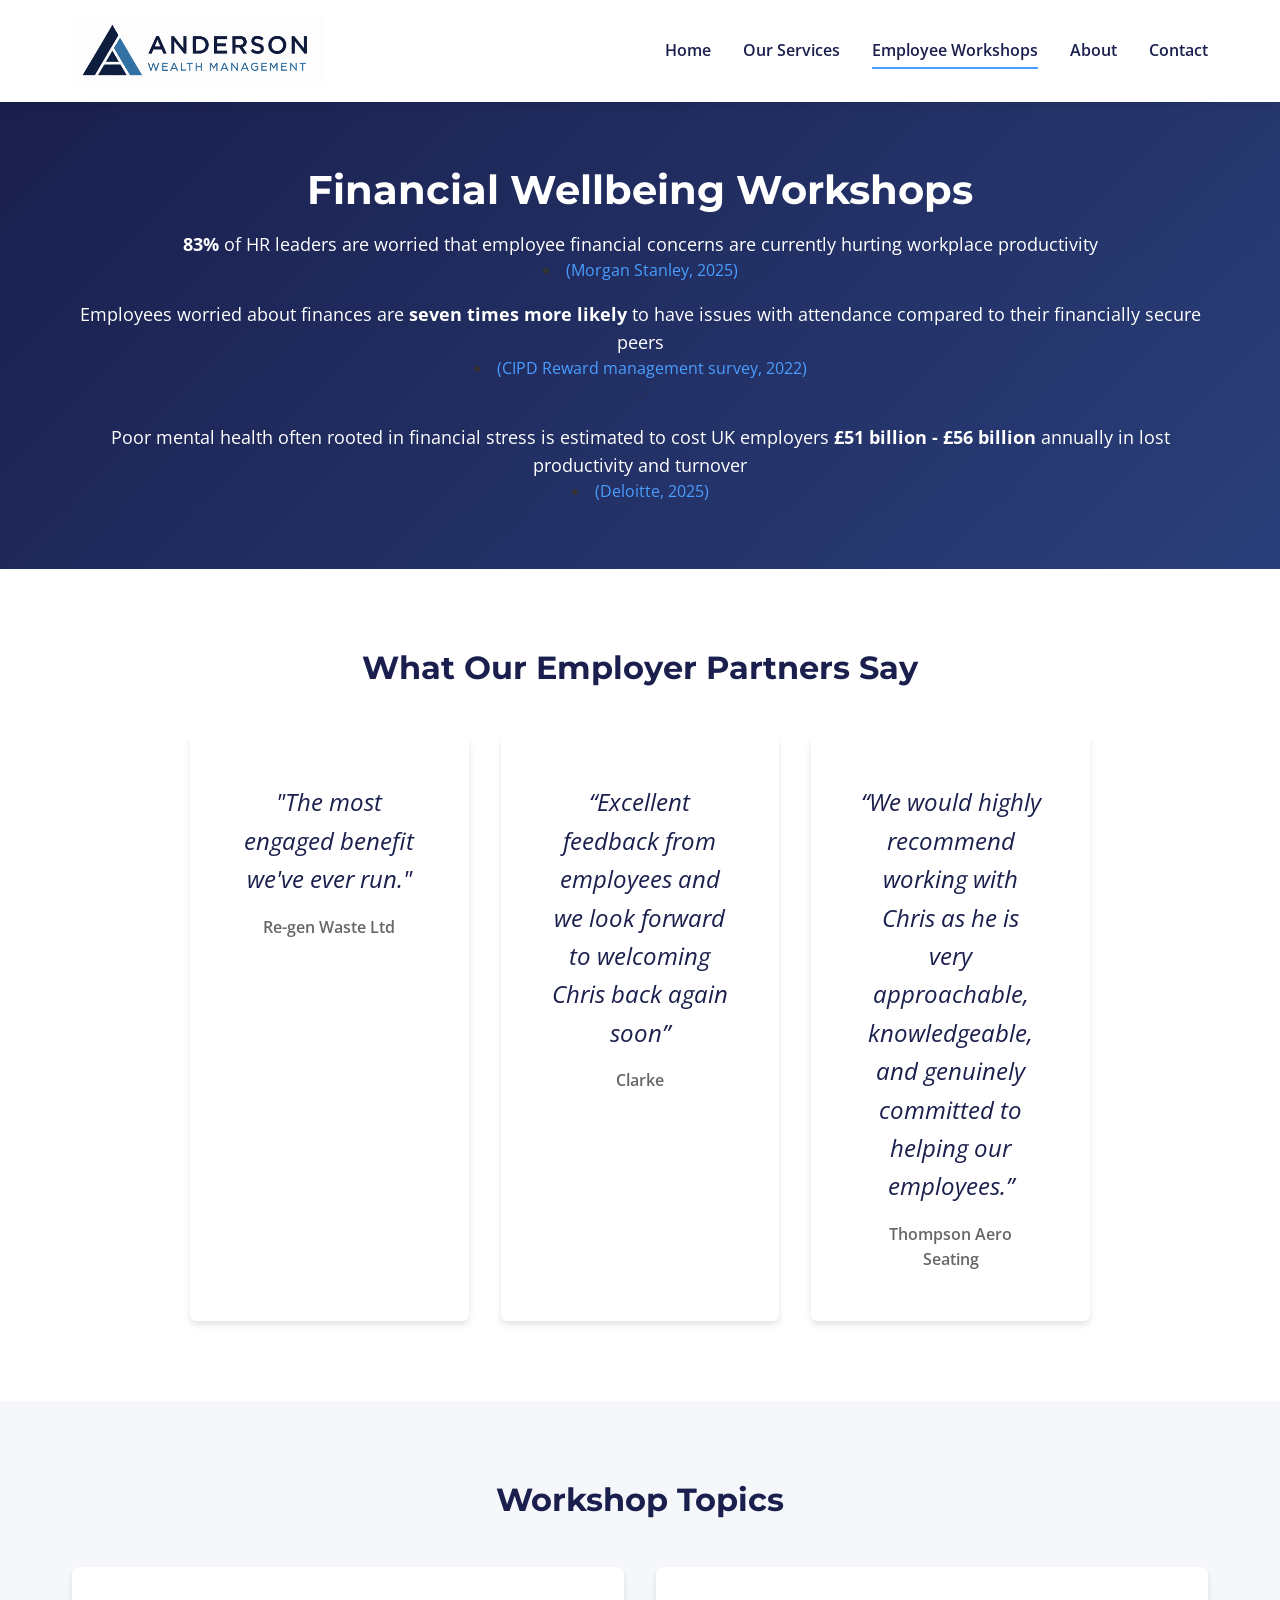
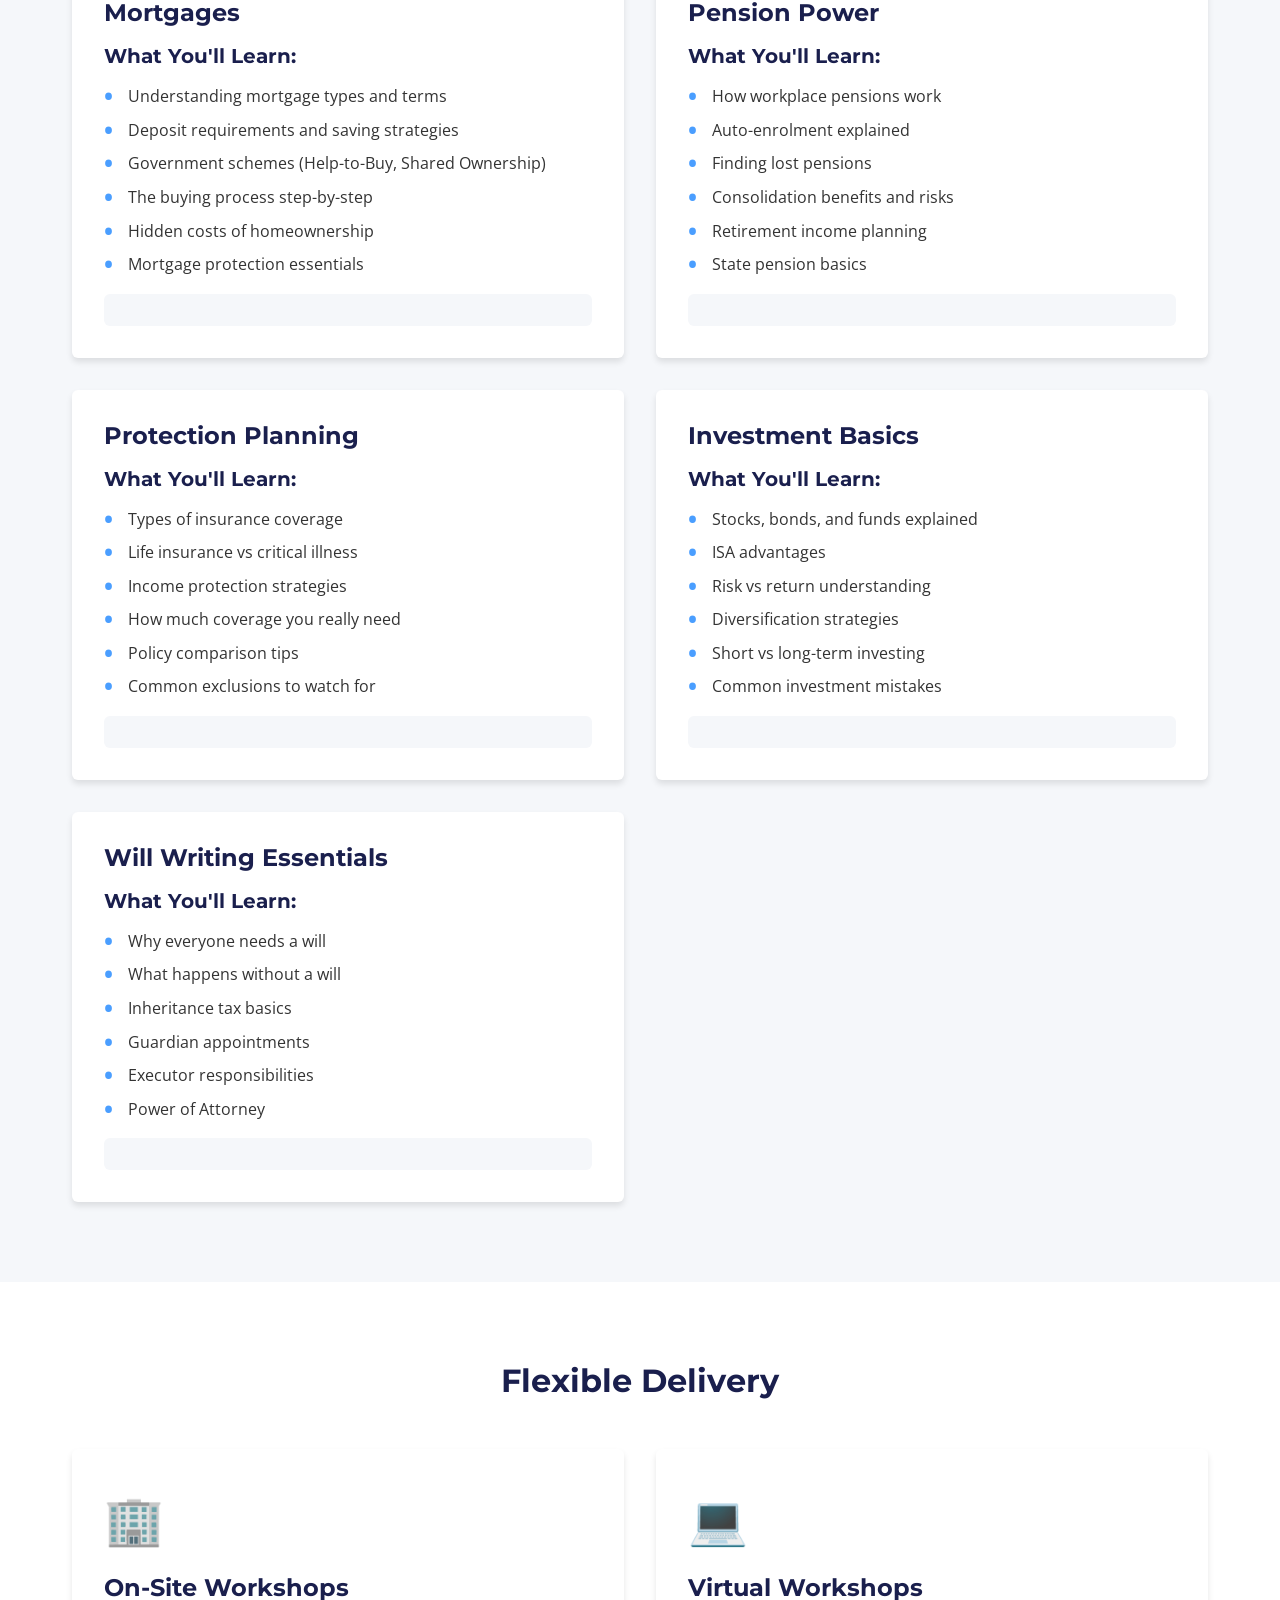
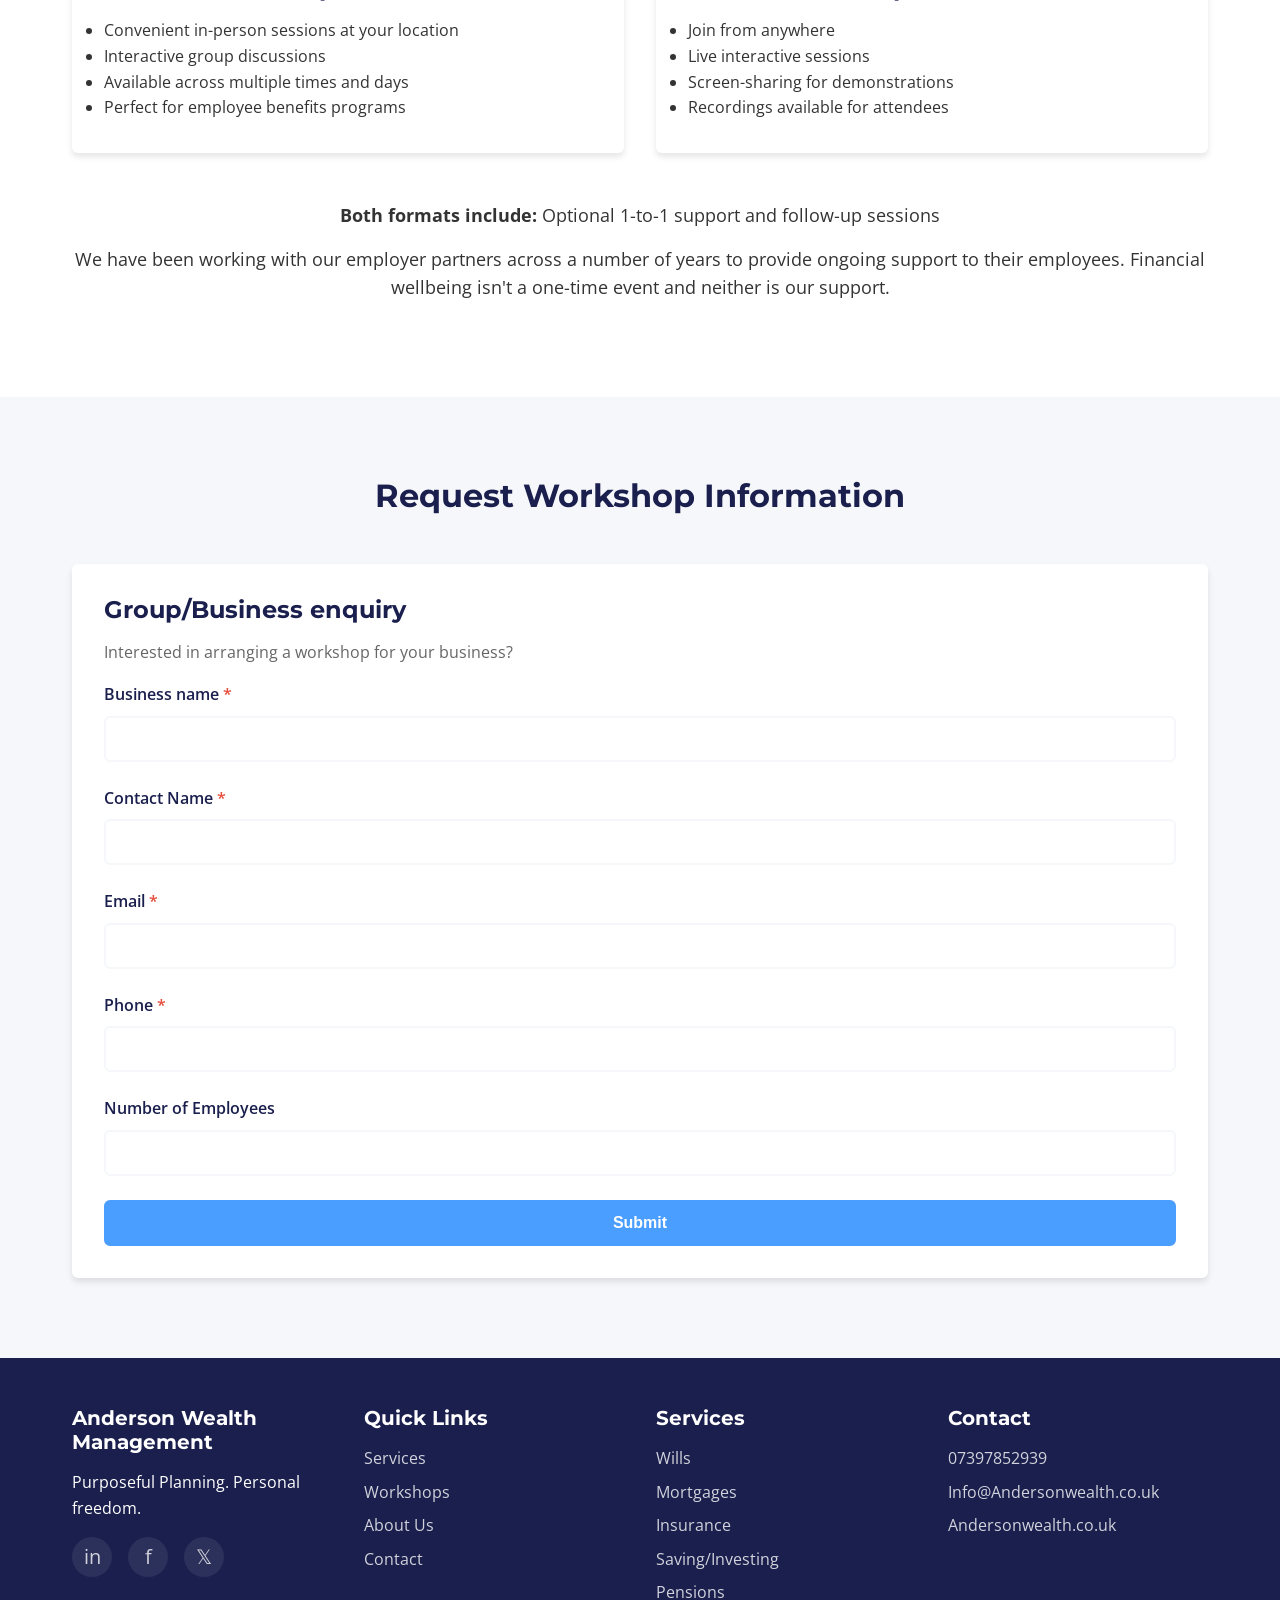
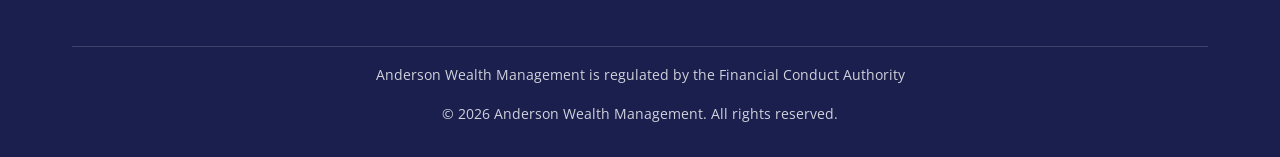
<file: workshops.html>
<!DOCTYPE html>
<html lang="en">
<head>
    <meta charset="UTF-8">
    <meta name="viewport" content="width=device-width, initial-scale=1.0">
    <meta name="description" content="Financial wellbeing workshops covering first-time buying, pensions, protection, investing, and will writing. On-site or virtual group sessions with 1-to-1 support.">
    <title>Financial Wellbeing Workshops | Anderson Wealth Management</title>
    <link rel="stylesheet" href="css/styles.css">
    <link href="https://fonts.googleapis.com/css2?family=Montserrat:wght@700&family=Open+Sans:wght@400;600;700&display=swap" rel="stylesheet">
</head>
<body>
    <!-- Header & Navigation -->
    <header class="header">
        <div class="nav-container">
            <a href="index.html" class="logo">
                <img src="images/logo.png" alt="Anderson Wealth Management Logo">
                <span></span>
            </a>
            <nav>
                <div class="nav-toggle">
                    <span></span>
                    <span></span>
                    <span></span>
                </div>
                <ul class="nav-menu">
                    <li><a href="index.html">Home</a></li>
                    <li><a href="services.html">Our Services</a></li>
                    <li><a href="workshops.html">Employee Workshops</a></li>
                    <li><a href="about.html">About</a></li>
                    <li><a href="contact.html">Contact</a></li>
                </ul>
            </nav>
        </div>
    </header>

    <!-- Hero Section -->
    <section class="hero">
        <div class="container">
            <h1>Financial Wellbeing Workshops</h1>
            <p><strong>83%</strong> of HR leaders are worried that employee financial concerns are currently hurting workplace productivity 
                <li><a href= "https://www.morganstanley.com/atwork/articles/state-of-workplace-financial-benefits-study">(Morgan Stanley, 2025)</a></li></p>
            <p style="font-size: 1.1rem; margin-top: 1rem;">
                Employees worried about finances are <strong>seven times more likely</strong> to have issues with attendance
compared to their financially secure peers <li><a href= "https://www.cipd.org/uk/knowledge/reports/reward-surveys/">(CIPD Reward management survey, 2022)</a></li>.</strong><br>
             <p style="font-size: 1.1rem; margin-top: 1rem;">
                Poor mental health often rooted in financial stress is estimated to cost UK employers <strong>£51 billion - £56 billion</strong> annually in lost productivity and turnover 
<li><a href= "https://www.deloitte.com/uk/en/about/press-room/poor-mental-health-costs-uk-employers-51-billion-a-
year-for-employees.html">(Deloitte, 2025)</a></li></p>
            </p>
        </div>
    </section>
  <!-- Testimonial -->
    <section class="section">
        <div class="container">
            <h2 class="text-center mb-3">What Our Employer Partners Say</h2>

            <div class="grid grid-3" style="max-width: 900px; margin: 0 auto; gap: 2rem;">

                <div class="testimonial">
                    <blockquote>
                        "The most engaged benefit we've ever run."
                    </blockquote>
                    <cite> Re-gen Waste Ltd</cite>
                </div>

                <div class="testimonial">
                    <blockquote>
                        “Excellent feedback from employees and we look forward to welcoming Chris back again soon”
                    </blockquote>
                    <cite> Clarke</cite>
                </div>

                <div class="testimonial">
                    <blockquote>
                        “We would highly recommend working with Chris as he is very approachable, knowledgeable, and genuinely committed to helping our employees.”
                    </blockquote>
                    <cite> Thompson Aero Seating</cite>
                </div>

            </div>
        </div>
    </section>
   

    <!-- Workshop Topics -->
    <section class="section section-light">
        <div class="container">
            <h2 class="text-center mb-3">Workshop Topics</h2>
            
            <div class="grid grid-2" style="gap: 2rem;">
                <!-- Workshop 1 -->
                <div class="workshop-card">
                    <h3>Mortgages</h3>
                    <h4>What You'll Learn:</h4>
                    <ul>
                        <li>Understanding mortgage types and terms</li>
                        <li>Deposit requirements and saving strategies</li>
                        <li>Government schemes (Help-to-Buy, Shared Ownership)</li>
                        <li>The buying process step-by-step</li>
                        <li>Hidden costs of homeownership</li>
                        <li>Mortgage protection essentials</li>
                    </ul>
                    <div class="workshop-ideal">
                        
                    </div>
                </div>

                <!-- Workshop 2 -->
                <div class="workshop-card">
                    <h3>Pension Power</h3>
                    <h4>What You'll Learn:</h4>
                    <ul>
                        <li>How workplace pensions work</li>
                        <li>Auto-enrolment explained</li>
                        <li>Finding lost pensions</li>
                        <li>Consolidation benefits and risks</li>
                        <li>Retirement income planning</li>
                        <li>State pension basics</li>
                    </ul>
                    <div class="workshop-ideal">
                        
                    </div>
                </div>

                <!-- Workshop 3 -->
                <div class="workshop-card">
                    <h3>Protection Planning</h3>
                    <h4>What You'll Learn:</h4>
                    <ul>
                        <li>Types of insurance coverage</li>
                        <li>Life insurance vs critical illness</li>
                        <li>Income protection strategies</li>
                        <li>How much coverage you really need</li>
                        <li>Policy comparison tips</li>
                        <li>Common exclusions to watch for</li>
                    </ul>
                    <div class="workshop-ideal">
                        
                    </div>
                </div>

                <!-- Workshop 4 -->
                <div class="workshop-card">
                    <h3>Investment Basics</h3>
                    <h4>What You'll Learn:</h4>
                    <ul>
                        <li>Stocks, bonds, and funds explained</li>
                        <li>ISA advantages</li>
                        <li>Risk vs return understanding</li>
                        <li>Diversification strategies</li>
                        <li>Short vs long-term investing</li>
                        <li>Common investment mistakes</li>
                    </ul>
                    <div class="workshop-ideal">
                        
                    </div>
                </div>

                <!-- Workshop 5 -->
                <div class="workshop-card">
                    <h3>Will Writing Essentials</h3>
                    <h4>What You'll Learn:</h4>
                    <ul>
                        <li>Why everyone needs a will</li>
                        <li>What happens without a will</li>
                        <li>Inheritance tax basics</li>
                        <li>Guardian appointments</li>
                        <li>Executor responsibilities</li>
                        <li>Power of Attorney</li>
                    </ul>
                    <div class="workshop-ideal">
                        
                    </div>
                </div>


                    </div>
                </div>
            </div>
        </div>
    </section>
    
   <!-- Workshop Format -->
    <section class="section">
        <div class="container">
            <h2 class="text-center mb-3">Flexible Delivery</h2>
            <div class="grid grid-2">
                <div class="card">
                    <div class="card-icon">🏢</div>
                    <h3>On-Site Workshops</h3>
                    <ul>
                        <li>Convenient in-person sessions at your location</li>
                        <li>Interactive group discussions</li>
                        <li>Available across multiple times and days</li>
                        <li>Perfect for employee benefits programs</li>
                    </ul>
                </div>
                <div class="card">
                    <div class="card-icon">💻</div>
                    <h3>Virtual Workshops</h3>
                    <ul>
                        <li>Join from anywhere</li>
                        <li>Live interactive sessions</li>
                        <li>Screen-sharing for demonstrations</li>
                        <li>Recordings available for attendees</li>
                    </ul>
                </div>
            </div>
            <p class="text-center mt-3" style="font-size: 1.1rem;"><strong>Both formats include:</strong> Optional 1-to-1 support and follow-up sessions</p>
            <p class="text-center" style="font-size: 1.1rem;">We have been working with our employer partners across a number of years to provide
ongoing support to their employees. Financial wellbeing isn't a one-time event and neither is our support.</p>
        </div>
    </section>  

    <!-- Workshop Booking -->
    <section class="section section-light">
        <div class="container">
            <h2 class="text-center mb-3">Request Workshop Information</h2>
            
            <div class="grid grid-1" style="align-items: start;">
                <!-- Individual Form 
                <div class="card">
                    <h3>Individual Attendance</h3>
                    <p>Interested in attending one of our upcoming workshops?</p>
                    
                    <form id="workshop-form">
                        <div class="form-group">
                            <label for="ind-name">Name <span class="required">*</span></label>
                            <input type="text" id="ind-name" class="form-control" required>
                        </div>
                        
                        <div class="form-group">
                            <label for="ind-email">Email <span class="required">*</span></label>
                            <input type="email" id="ind-email" class="form-control" required>
                        </div>
                        
                        <div class="form-group">
                            <label for="ind-phone">Phone <span class="required">*</span></label>
                            <input type="tel" id="ind-phone" class="form-control" required>
                        </div>
                        
                        <div class="form-group">
                            <label>Interested Workshops <span class="required">*</span></label>
                            <div class="checkbox-group">
                                <input type="checkbox" id="ws1" name="workshops" value="first-time-buyer">
                                <label for="ws1">First-Time Buyer Journey</label>
                            </div>
                            <div class="checkbox-group">
                                <input type="checkbox" id="ws2" name="workshops" value="pension">
                                <label for="ws2">Pension Power</label>
                            </div>
                            <div class="checkbox-group">
                                <input type="checkbox" id="ws3" name="workshops" value="protection">
                                <label for="ws3">Protection Planning</label>
                            </div>
                            <div class="checkbox-group">
                                <input type="checkbox" id="ws4" name="workshops" value="investment">
                                <label for="ws4">Investment Basics</label>
                            </div>
                            <div class="checkbox-group">
                                <input type="checkbox" id="ws5" name="workshops" value="will">
                                <label for="ws5">Will Writing Essentials</label>
                            </div>
                            <div class="checkbox-group">
                                <input type="checkbox" id="ws6" name="workshops" value="full-day">
                                <label for="ws6">Financial Fitness Full-Day</label>
                            </div>
                        </div>
                        
                        <div class="form-group">
                            <label>Preferred Format <span class="required">*</span></label>
                            <select class="form-control" required>
                                <option value="">Please select...</option>
                                <option value="on-site">On-site</option>
                                <option value="virtual">Virtual</option>
                                <option value="either">Either</option>
                            </select>
                        </div>
                        
                        <button type="submit" class="btn btn-primary" style="width: 100%;">Register Interest</button>
                    </form>
                </div>-->

                <!-- Corporate Form -->
                <div class="card">
                    <h3>Group/Business enquiry</h3>
                    <p>Interested in arranging a workshop for your business?</p>
                    
                    <form id="corporate-form">
                        <div class="form-group">
                            <label for="org-name">Business name <span class="required">*</span></label>
                            <input type="text" id="org-name" class="form-control" required>
                        </div>
                        
                        <div class="form-group">
                            <label for="contact-name">Contact Name <span class="required">*</span></label>
                            <input type="text" id="contact-name" class="form-control" required>
                        </div>
                        
                        <div class="form-group">
                            <label for="org-email">Email <span class="required">*</span></label>
                            <input type="email" id="org-email" class="form-control" required>
                        </div>
                        
                        <div class="form-group">
                            <label for="org-phone">Phone <span class="required">*</span></label>
                            <input type="tel" id="org-phone" class="form-control" required>
                        </div>
                        
                        <div class="form-group">
                            <label for="attendees">Number of Employees</label>
                            <input type="number" id="attendees" class="form-control" min="1">
                        </div>
                        <!--
                        <div class="form-group">
                            <label>Preferred Workshop Topics</label>
                            <div class="checkbox-group">
                                <input type="checkbox" id="corp-ws1" name="workshops" value="first-time-buyer">
                                <label for="corp-ws1">First-Time Buyer Journey</label>
                            </div>
                            <div class="checkbox-group">
                                <input type="checkbox" id="corp-ws2" name="workshops" value="pension">
                                <label for="corp-ws2">Pension Power</label>
                            </div>
                            <div class="checkbox-group">
                                <input type="checkbox" id="corp-ws3" name="workshops" value="protection">
                                <label for="corp-ws3">Protection Planning</label>
                            </div>
                            <div class="checkbox-group">
                                <input type="checkbox" id="corp-ws4" name="workshops" value="investment">
                                <label for="corp-ws4">Investment Basics</label>
                            </div>
                            <div class="checkbox-group">
                                <input type="checkbox" id="corp-ws5" name="workshops" value="will">
                                <label for="corp-ws5">Will Writing Essentials</label>
                            </div>
                            <div class="checkbox-group">
                                <input type="checkbox" id="corp-ws6" name="workshops" value="custom">
                                <label for="corp-ws6">Custom Topic</label>
                            </div>
                        </div>
                        
                        <div class="form-group">
                            <label for="additional">Additional Requirements</label>
                            <textarea id="additional" class="form-control"></textarea>
                        </div>
                    -->
                        <button type="submit" class="btn btn-primary" style="width: 100%;">Submit</button>
                    </form>
                </div>
            </div>
        </div>
    </section>

    <!-- Footer -->
    <footer class="footer">
        <div class="container">
            <div class="footer-content">
                <div>
                    <h4>Anderson Wealth Management</h4>
                    <p>Purposeful Planning. Personal freedom.</p>
                    <div class="social-links">
                        <a href="#" aria-label="LinkedIn">in</a>
                        <a href="#" aria-label="Facebook">f</a>
                        <a href="#" aria-label="Twitter">𝕏</a>
                    </div>
                </div>
                <div>
                    <h4>Quick Links</h4>
                    <ul>
                        <li><a href="services.html">Services</a></li>
                        <li><a href="workshops.html">Workshops</a></li>
                        <li><a href="about.html">About Us</a></li>
                        <li><a href="contact.html">Contact</a></li>
                    </ul>
                </div>
                <div>
                    <h4>Services</h4>
                    <ul>
                        <li><a href="services.html#wills">Wills</a></li>
                        <li><a href="services.html#mortgages">Mortgages</a></li>
                        <li><a href="services.html#insurance">Insurance</a></li>
                        <li><a href="services.html#investing">Saving/Investing</a></li>
                        <li><a href="services.html#pensions">Pensions</a></li>
                    </ul>
                </div>
                <div>
                    <h4>Contact</h4>
                    <ul>
                        <li><a href="tel:07397852939">07397852939</a></li>
                        <li><a href="mailto:Info@Andersonwealth.co.uk">Info@Andersonwealth.co.uk</a></li>
                        <li><a href="https://Andersonwealth.co.uk">Andersonwealth.co.uk</a></li>
                    </ul>
                </div>
            </div>
            <div class="footer-bottom">
                <p>Anderson Wealth Management is regulated by the Financial Conduct Authority</p>
                <p>&copy; 2026 Anderson Wealth Management. All rights reserved.</p>
            </div>
        </div>
    </footer>

    <script src="js/script.js"></script>
</body>
</html>
</file>
<file: css/styles.css>
/* Anderson Wealth Management - Main Stylesheet */

/* ===== CSS VARIABLES ===== */
:root {
    --primary-navy: #1a1f4d;
    --white: #ffffff;
    --light-blue: #4a9eff;
    --light-grey: #f5f7fa;
    --dark-grey: #333333;
    --medium-grey: #666666;
    --border-radius: 6px;
    --transition: all 0.3s ease;
}

/* ===== RESET & BASE STYLES ===== */
* {
    margin: 0;
    padding: 0;
    box-sizing: border-box;
}

body {
    font-family: 'Open Sans', 'Segoe UI', Tahoma, Geneva, Verdana, sans-serif;
    color: var(--dark-grey);
    line-height: 1.6;
    font-size: 16px;
}

h1, h2, h3, h4, h5, h6 {
    font-family: 'Montserrat', 'Arial', sans-serif;
    font-weight: 700;
    line-height: 1.2;
    margin-bottom: 1rem;
    color: var(--primary-navy);
}

h1 { font-size: 2.5rem; }
h2 { font-size: 2rem; }
h3 { font-size: 1.5rem; }
h4 { font-size: 1.25rem; }

p { margin-bottom: 1rem; }

a {
    color: var(--light-blue);
    text-decoration: none;
    transition: var(--transition);
}

a:hover {
    color: var(--primary-navy);
}

img {
    max-width: 100%;
    height: auto;
    display: block;
}

/* ===== HEADER & NAVIGATION ===== */
.header {
    background-color: var(--white);
    box-shadow: 0 2px 10px rgba(0,0,0,0.1);
    position: sticky;
    top: 0;
    z-index: 1000;
    padding: 1rem 0;
}

.nav-container {
    max-width: 1200px;
    margin: 0 auto;
    padding: 0 2rem;
    display: flex;
    justify-content: space-between;
    align-items: center;
}

.logo {
    display: flex;
    align-items: center;
    font-size: 1.5rem;
    font-weight: 700;
    color: var(--primary-navy);
}

.logo img {
    height: 50px;
    margin-right: 0.75rem;
}

@media (min-width: 768px) {
    .logo img {
        height: 70px;
    }
}

.nav-menu {
    display: flex;
    list-style: none;
    gap: 2rem;
    align-items: center;
}

.nav-menu a {
    color: var(--primary-navy);
    font-weight: 600;
    padding: 0.5rem 0;
    position: relative;
}

.nav-menu a::after {
    content: '';
    position: absolute;
    bottom: 0;
    left: 0;
    width: 0;
    height: 2px;
    background-color: var(--light-blue);
    transition: var(--transition);
}

.nav-menu a:hover::after,
.nav-menu a.active::after {
    width: 100%;
}

.nav-toggle {
    display: none;
    flex-direction: column;
    cursor: pointer;
}

.nav-toggle span {
    width: 25px;
    height: 3px;
    background-color: var(--primary-navy);
    margin: 3px 0;
    transition: var(--transition);
}

/* ===== BUTTONS ===== */
.btn {
    display: inline-block;
    padding: 12px 32px;
    border-radius: var(--border-radius);
    font-weight: 600;
    text-align: center;
    cursor: pointer;
    border: 2px solid transparent;
    transition: var(--transition);
    font-size: 1rem;
}

.btn-primary {
    background-color: var(--light-blue);
    color: var(--white);
    border-color: var(--light-blue);
}

.btn-primary:hover {
    background-color: #3a8eef;
    border-color: #3a8eef;
    color: var(--white);
}

.btn-secondary {
    background-color: transparent;
    color: var(--primary-navy);
    border-color: var(--primary-navy);
}

.btn-secondary:hover {
    background-color: var(--primary-navy);
    color: var(--white);
}

.btn-white {
    background-color: var(--white);
    color: var(--primary-navy);
    border-color: var(--white);
}

.btn-white:hover {
    background-color: transparent;
    color: var(--white);
    border-color: var(--white);
}

/* ===== CONTAINER & SECTIONS ===== */
.container {
    max-width: 1200px;
    margin: 0 auto;
    padding: 0 2rem;
}

.section {
    padding: 5rem 0;
    scroll-margin-top: 100px;
}

.section-navy {
    background-color: var(--primary-navy);
    color: var(--white);
}

.section-navy h2,
.section-navy h3,
.section-navy h4 {
    color: var(--white);
}

.section-light {
    background-color: var(--light-grey);
}

.text-center {
    text-align: center;
}

.mb-1 { margin-bottom: 1rem; }
.mb-2 { margin-bottom: 2rem; }
.mb-3 { margin-bottom: 3rem; }

/* ===== HERO SECTION ===== */

/* ===== HERO SECTION ===== */
.hero-home {
    background-image: url('../images/couple-walking-beach.jpg');
}
/* ADD THIS NEW SECTION */

.hero:not(.hero-home) {
    background: linear-gradient(135deg, var(--primary-navy) 0%, #2a3f7a 100%);
    min-height: 300px;  /* Much smaller than home page */
    padding: 4rem 0;
    align-items: center;  /* Center content instead of bottom */
    justify-content: center;
    text-align: center;
}

.hero:not(.hero-home) .container {
    display: block;  /* Override the flex layout */
    text-align: center;
}

.hero:not(.hero-home) h1 {
    color: var(--white);
    font-size: 2.5rem;
    margin-bottom: 1rem;
}

.hero:not(.hero-home) p {
    color: var(--white);
    font-size: 1.1rem;
    margin-bottom: 0;
}

.hero {
    background-size: cover;
    background-position: center 30%;
    background-repeat: no-repeat;
    min-height: 650px;
    display: flex;
    align-items: flex-end;
    position: relative;
}

.hero-box {
    background-color: var(--primary-navy);
    padding: 2.5rem;
    border-radius: var(--border-radius);
    max-width: 500px;
    box-shadow: 0 10px 40px rgba(0,0,0,0.4);
    margin-bottom: 2.5rem;
    color: var(--white);
    opacity: 0.75;  /* ADD THIS - controls box opacity (0.0 to 1.0) */
    margin-left: 0;  /* ADD THIS - controls left position */
}

.hero .container {
    display: flex;
    justify-content: flex-start;  /* Aligns box to the left */
    align-items: flex-end;  /* Keeps it at the bottom */
    height: 100%;
    margin: 0;  /* ADD THIS LINE */
    padding-left: 2rem;  /* ADD THIS LINE */
    padding-right: 2rem;  /* ADD THIS LINE */
}

.hero-box h1 {
    color: var(--white);
    font-size: 2.25rem;
    margin-bottom: 1rem;
    line-height: 1.2;
}

.hero-box p {
    font-size: 1.1rem;
    margin-bottom: 0;
    line-height: 1.6;
    color: var(--white);
}

/* ===== INTRO SECTION ===== */
.intro-section {
    background: linear-gradient(135deg, var(--primary-navy) 0%, #2a3f7a 100%);
    color: var(--white);
    padding: 5rem 0;
    text-align: center;
}

.intro-section h2 {
    color: var(--white);
    font-size: 2.5rem;
    margin-bottom: 1.5rem;
}

.intro-section p {
    font-size: 1.25rem;
    margin-bottom: 2rem;
    max-width: 800px;
    margin-left: auto;
    margin-right: auto;
}

.hero-buttons {
    display: flex;
    gap: 1rem;
    justify-content: center;
    flex-wrap: wrap;
}

/* ===== STATISTICS BAR ===== */
.stats-bar {
    background-color: var(--dark-grey);
    color: var(--white);
    padding: 2rem 0;
    text-align: center;
}

.stats-content {
    display: flex;
    justify-content: center;
    align-items: center;
    flex-wrap: wrap;
    gap: 3rem;
}

.stat-item {
    display: flex;
    align-items: center;
    gap: 1rem;
}

.stat-icon {
    font-size: 3rem;
}

/* ===== GRID LAYOUTS ===== */
.grid {
    display: grid;
    gap: 2rem;
}

.grid-2 { grid-template-columns: repeat(2, 1fr); }
.grid-3 { grid-template-columns: repeat(3, 1fr); }
.grid-4 { grid-template-columns: repeat(4, 1fr); }
.grid-5 { grid-template-columns: repeat(5, 1fr); }

/* ===== CARDS ===== */
.card {
    background-color: var(--white);
    border-radius: var(--border-radius);
    padding: 2rem;
    box-shadow: 0 4px 6px rgba(0,0,0,0.1);
    transition: var(--transition);
    height: 100%;
}

.card:hover {
    transform: translateY(-5px);
    box-shadow: 0 8px 15px rgba(0,0,0,0.15);
}

.card-icon {
    font-size: 3rem;
    color: var(--light-blue);
    margin-bottom: 1rem;
}

.card h3 {
    margin-bottom: 1rem;
}

.card p {
    color: var(--medium-grey);
    margin-bottom: 1rem;
}

.card-link {
    color: var(--light-blue);
    font-weight: 600;
    display: inline-flex;
    align-items: center;
    gap: 0.5rem;
}

.card-link:hover {
    gap: 0.75rem;
}

/* ===== FORMS ===== */
.form-group {
    margin-bottom: 1.5rem;
}

.form-group label {
    display: block;
    margin-bottom: 0.5rem;
    font-weight: 600;
    color: var(--primary-navy);
}

.form-control {
    width: 100%;
    padding: 0.75rem;
    border: 2px solid var(--light-grey);
    border-radius: var(--border-radius);
    font-size: 1rem;
    transition: var(--transition);
}

.form-control:focus {
    outline: none;
    border-color: var(--light-blue);
}

textarea.form-control {
    min-height: 120px;
    resize: vertical;
}

select.form-control {
    cursor: pointer;
}

.checkbox-group {
    display: flex;
    align-items: flex-start;
    gap: 0.5rem;
}

.checkbox-group input[type="checkbox"] {
    margin-top: 0.25rem;
}

.required {
    color: #e74c3c;
}

/* ===== TESTIMONIALS ===== */
.testimonial {
    background-color: var(--white);
    padding: 3rem;
    border-radius: var(--border-radius);
    text-align: center;
    max-width: 800px;
    margin: 0 auto;
    box-shadow: 0 4px 6px rgba(0,0,0,0.1);
}

.testimonial blockquote {
    font-size: 1.5rem;
    font-style: italic;
    color: var(--primary-navy);
    margin-bottom: 1rem;
    line-height: 1.6;
}

.testimonial cite {
    font-style: normal;
    color: var(--medium-grey);
    font-weight: 600;
}

/* ===== TEAM CARDS ===== */
.team-card {
    text-align: center;
}

.team-photo {
    width: 200px;
    height: 200px;
    border-radius: 50%;
    margin: 0 auto 1rem;
    object-fit: cover;
    border: 4px solid var(--light-blue);
}

.team-name {
    color: var(--primary-navy);
    margin-bottom: 0.25rem;
}

.team-title {
    color: var(--light-blue);
    font-size: 1rem;
    margin-bottom: 1rem;
}

.team-bio {
    color: var(--medium-grey);
}

/* ===== PROCESS STEPS ===== */
.process-steps {
    display: grid;
    grid-template-columns: repeat(4, 1fr);
    gap: 2rem;
    margin-top: 3rem;
}

.step {
    text-align: center;
    position: relative;
}

.step-number {
    width: 60px;
    height: 60px;
    background-color: var(--light-blue);
    color: var(--white);
    border-radius: 50%;
    display: flex;
    align-items: center;
    justify-content: center;
    font-size: 1.5rem;
    font-weight: 700;
    margin: 0 auto 1rem;
}

.step h4 {
    margin-bottom: 0.5rem;
}

.step::after {
    content: '→';
    position: absolute;
    top: 30px;
    right: -2rem;
    font-size: 2rem;
    color: var(--light-blue);
}

.step:last-child::after {
    display: none;
}

/* ===== FOOTER ===== */
.footer {
    background-color: var(--primary-navy);
    color: var(--white);
    padding: 3rem 0 1rem;
}

.footer-content {
    display: grid;
    grid-template-columns: repeat(4, 1fr);
    gap: 2rem;
    margin-bottom: 2rem;
}

.footer h4 {
    color: var(--white);
    margin-bottom: 1rem;
}

.footer ul {
    list-style: none;
}

.footer ul li {
    margin-bottom: 0.5rem;
}

.footer a {
    color: var(--white);
    opacity: 0.8;
}

.footer a:hover {
    opacity: 1;
}

.footer-bottom {
    border-top: 1px solid rgba(255,255,255,0.2);
    padding-top: 1rem;
    text-align: center;
    font-size: 0.9rem;
    opacity: 0.8;
}

.social-links {
    display: flex;
    gap: 1rem;
    margin-top: 1rem;
}

.social-links a {
    width: 40px;
    height: 40px;
    background-color: rgba(255,255,255,0.1);
    border-radius: 50%;
    display: flex;
    align-items: center;
    justify-content: center;
    font-size: 1.25rem;
}

.social-links a:hover {
    background-color: var(--light-blue);
}

/* ===== CONTACT INFO ===== */
.contact-methods {
    display: grid;
    grid-template-columns: repeat(2, 1fr);
    gap: 2rem;
    margin-bottom: 3rem;
}

.contact-card {
    text-align: center;
    padding: 2rem;
    background-color: var(--white);
    border-radius: var(--border-radius);
    box-shadow: 0 2px 4px rgba(0,0,0,0.1);
}

.contact-icon {
    font-size: 3rem;
    color: var(--light-blue);
    margin-bottom: 1rem;
}

.contact-card h3 {
    margin-bottom: 0.5rem;
}

.contact-card a {
    color: var(--primary-navy);
    font-weight: 600;
    font-size: 1.25rem;
}

/* ===== FAQ ===== */
.faq-item {
    background-color: var(--white);
    border-radius: var(--border-radius);
    margin-bottom: 1rem;
    overflow: hidden;
    box-shadow: 0 2px 4px rgba(0,0,0,0.1);
}

.faq-question {
    padding: 1.5rem;
    cursor: pointer;
    display: flex;
    justify-content: space-between;
    align-items: center;
    font-weight: 600;
    color: var(--primary-navy);
    background-color: var(--white);
    transition: var(--transition);
}

.faq-question:hover {
    background-color: var(--light-grey);
}

.faq-answer {
    padding: 0 1.5rem 1.5rem;
    color: var(--medium-grey);
    display: none;
}

.faq-answer.active {
    display: block;
}

.faq-toggle {
    font-size: 1.5rem;
    color: var(--light-blue);
    transition: var(--transition);
}

.faq-item.active .faq-toggle {
    transform: rotate(45deg);
}

/* ===== SERVICE DETAIL BLOCKS ===== */
.service-detail {
    display: grid;
    grid-template-columns: 1fr 1fr;
    gap: 3rem;
    align-items: top;
    margin-bottom: 4rem;
}

.service-detail:nth-child(even) .service-image {
    order: 2;
}

.service-image {
    border-radius: var(--border-radius);
    overflow: hidden;
}

.service-image img {
    width: 100%;
    height: 400px;
    object-fit: cover;
}

.service-content ul {
    list-style: none;
    margin: 1rem 0;
}

.service-content ul li {
    padding-left: 1.5rem;
    margin-bottom: 0.5rem;
    position: relative;
}

.service-content ul li::before {
    content: '✓';
    position: absolute;
    left: 0;
    color: var(--light-blue);
    font-weight: 700;
}

.warning-box {
    background-color: #fff3cd;
    border-left: 4px solid #ffc107;
    padding: 1rem;
    margin: 1rem 0;
    border-radius: var(--border-radius);
}

/* ===== WORKSHOP CARDS ===== */
.workshop-card {
    background-color: var(--white);
    border-radius: var(--border-radius);
    padding: 2rem;
    box-shadow: 0 4px 6px rgba(0,0,0,0.1);
}

.workshop-duration {
    display: inline-block;
    background-color: var(--light-blue);
    color: var(--white);
    padding: 0.25rem 1rem;
    border-radius: 20px;
    font-size: 0.9rem;
    margin-bottom: 1rem;
}

.workshop-card ul {
    list-style: none;
    margin: 1rem 0;
}

.workshop-card ul li {
    padding-left: 1.5rem;
    margin-bottom: 0.5rem;
    position: relative;
}

.workshop-card ul li::before {
    content: '•';
    position: absolute;
    left: 0;
    color: var(--light-blue);
    font-weight: 700;
    font-size: 1.5rem;
    line-height: 1;
}

.workshop-ideal {
    background-color: var(--light-grey);
    padding: 1rem;
    border-radius: var(--border-radius);
    font-style: italic;
    margin-top: 1rem;
}

/* ===== RESPONSIVE DESIGN ===== */
@media (max-width: 1024px) {
    .grid-4,
    .grid-5 {
        grid-template-columns: repeat(2, 1fr);
    }

    .process-steps {
        grid-template-columns: repeat(2, 1fr);
    }

    .step::after {
        display: none;
    }
}

@media (max-width: 768px) {
    h1 { font-size: 2rem; }
    h2 { font-size: 1.75rem; }
    h3 { font-size: 1.25rem; }

    .section {
        padding: 3rem 0;
    }

    .nav-menu {
        position: fixed;
        left: -100%;
        top: 70px;
        flex-direction: column;
        background-color: var(--white);
        width: 100%;
        text-align: center;
        transition: var(--transition);
        box-shadow: 0 10px 27px rgba(0,0,0,0.1);
        padding: 2rem 0;
        gap: 1rem;
    }

    .nav-menu.active {
        left: 0;
    }

    .nav-toggle {
        display: flex;
    }

    .grid-2,
    .grid-3,
    .grid-4,
    .grid-5 {
        grid-template-columns: 1fr;
    }

    .hero {
        min-height: 500px;
    }

    .hero-box {
        padding: 2rem 1.5rem;
        margin-bottom: 2rem;
        max-width: 100%;
    }

    .hero-box h1 {
        font-size: 1.75rem;
    }

    .hero-box p {
        font-size: 1rem;
    }

    .intro-section {
        padding: 3rem 0;
    }

    .intro-section h2 {
        font-size: 1.75rem;
    }

    .intro-section p {
        font-size: 1rem;
    }

    .hero-buttons {
        flex-direction: column;
    }

    .hero-buttons .btn {
        width: 100%;
    }

    .stats-content {
        flex-direction: column;
        gap: 1.5rem;
    }

    .footer-content {
        grid-template-columns: 1fr;
    }

    .contact-methods {
        grid-template-columns: 1fr;
    }

    .service-detail {
        grid-template-columns: 1fr;
    }

    .service-detail:nth-child(even) .service-image {
        order: 1;
    }

    .process-steps {
        grid-template-columns: 1fr;
    }

    .container {
        padding: 0 1rem;
    }
}

/* ===== UTILITY CLASSES ===== */
.text-light { color: var(--white) !important; }
.bg-navy { background-color: var(--primary-navy) !important; }
.bg-light { background-color: var(--light-grey) !important; }
.bg-white { background-color: var(--white) !important; }

.mt-1 { margin-top: 1rem; }
.mt-2 { margin-top: 2rem; }
.mt-3 { margin-top: 3rem; }

.pt-0 { padding-top: 0 !important; }
.pb-0 { padding-bottom: 0 !important; }
</file>
